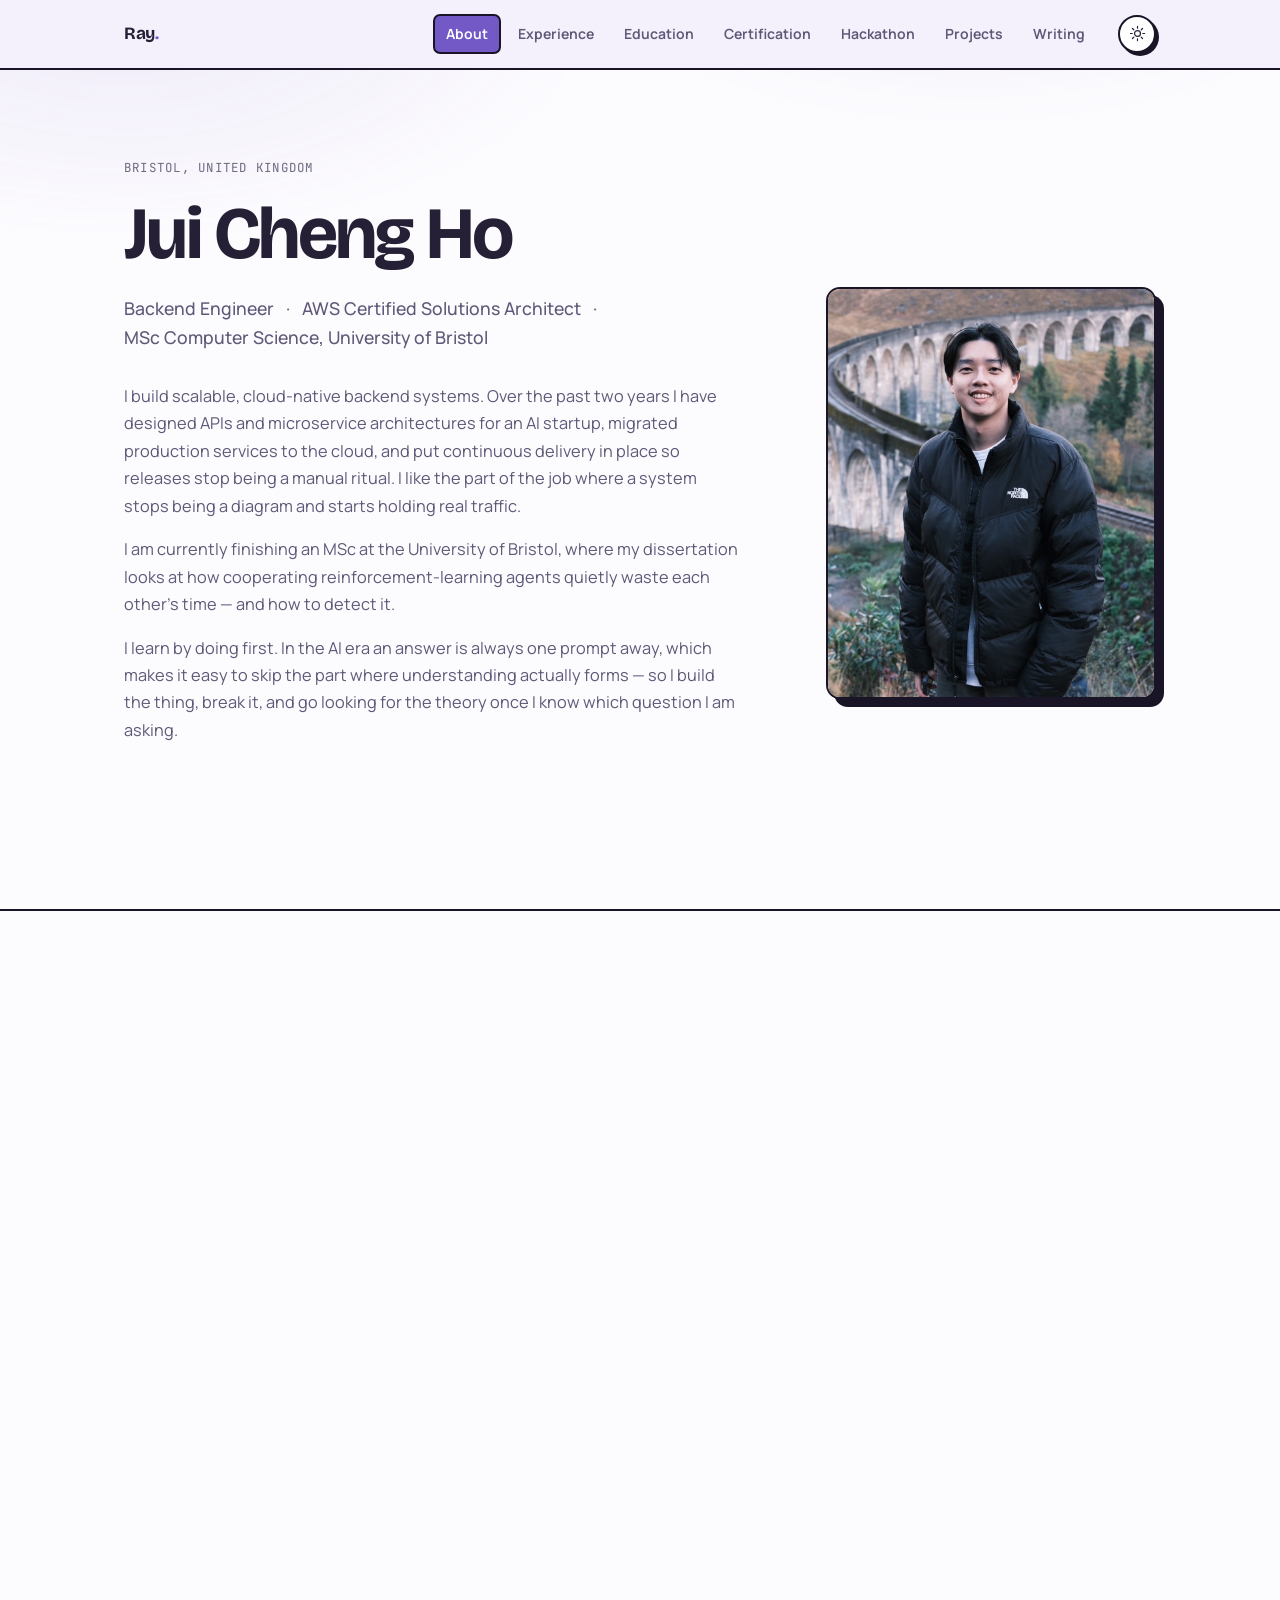
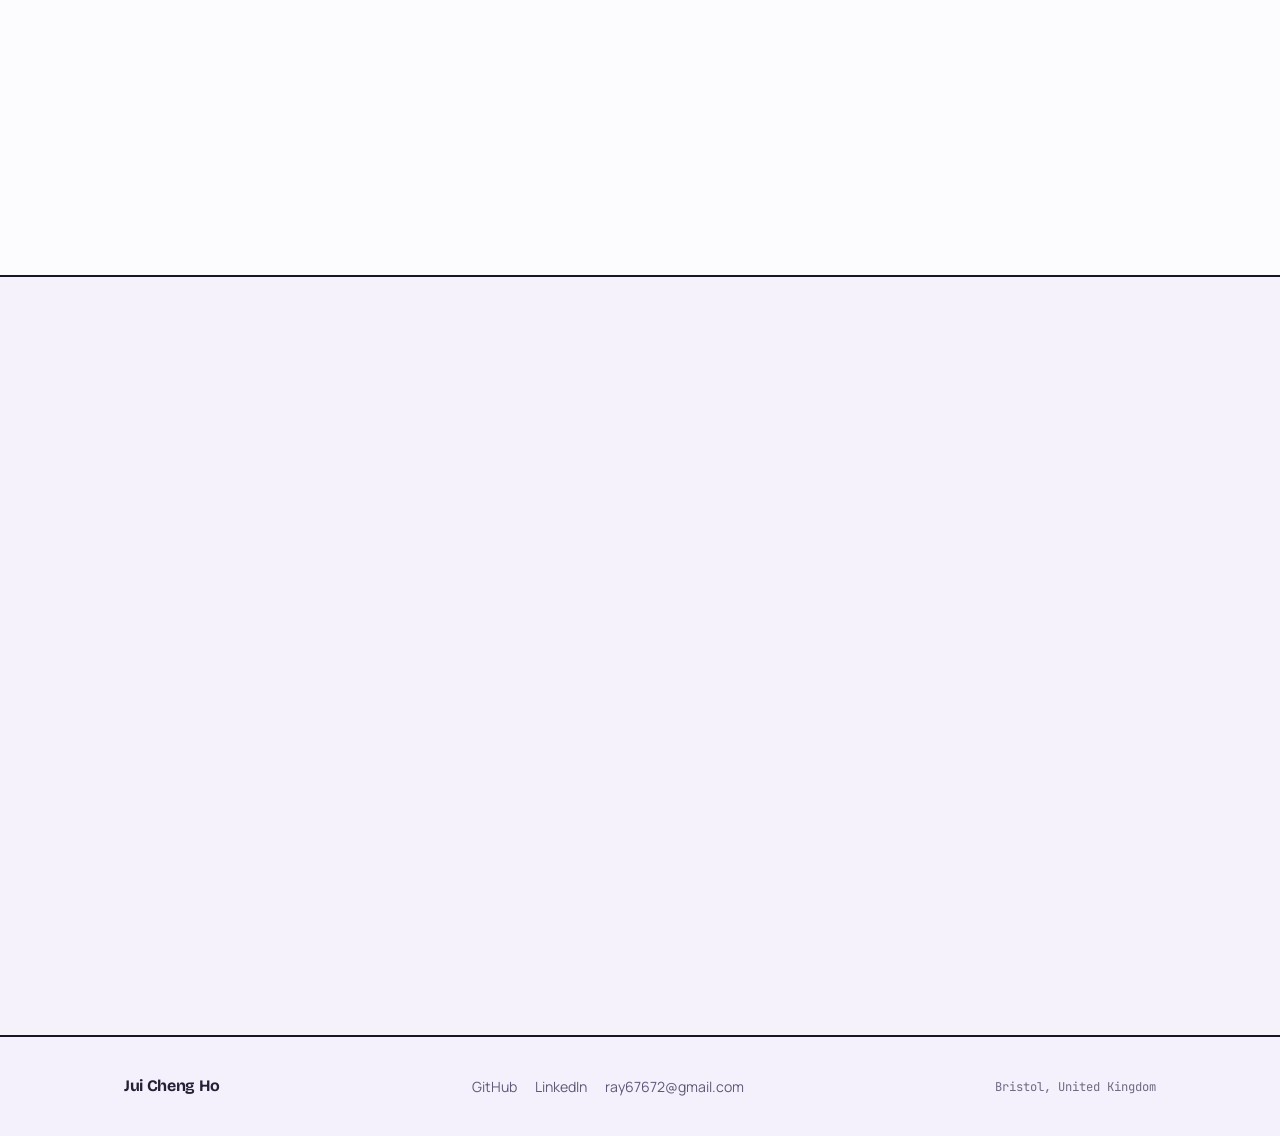
<file: index.html>
<!DOCTYPE html>
<html lang="en">
<head>
<meta charset="utf-8">
<meta name="viewport" content="width=device-width, initial-scale=1">
<title>Jui Cheng Ho — Backend Engineer</title>
<meta name="description" content="Backend engineer building scalable, cloud-native systems. AWS Certified Solutions Architect. MSc Computer Science, University of Bristol.">
<link rel="preconnect" href="https://fonts.googleapis.com">
<link rel="preconnect" href="https://fonts.gstatic.com" crossorigin>
<link href="https://fonts.googleapis.com/css2?family=Bricolage+Grotesque:opsz,wght@12..96,400..800&family=Manrope:wght@400;500;600;700&family=JetBrains+Mono:wght@400;500&display=swap" rel="stylesheet">
<link rel="stylesheet" href="styles.css">
<link rel="icon" href="data:image/svg+xml,<svg xmlns='http://www.w3.org/2000/svg' viewBox='0 0 100 100'><text y='.9em' font-size='90'>⚙️</text></svg>">
<script>
  /* Runs before first paint. Marks that JS is available — the scroll-reveal
     styles only hide content when it is, so the page still renders with JS
     off — and applies the stored theme so it doesn't flash the wrong one. */
  (function () {
    var r = document.documentElement;
    r.classList.add('js');
    try {
      var t = localStorage.getItem('jch-theme');
      if (t === 'dark' || t === 'light') r.setAttribute('data-theme', t);
    } catch (e) { /* private mode — fall through to the OS preference */ }
  })();
</script>
</head>
<body>

<a class="skip-link" href="#about">Skip to content</a>

<header class="nav" id="nav">
  <div class="nav__inner">
    <a class="nav__brand" href="#top">Ray<span>.</span></a>
    <nav class="nav__links" aria-label="Section navigation">
      <a href="#about">About</a>
      <a href="#experience">Experience</a>
      <a href="#education">Education</a>
      <a href="#certification">Certification</a>
      <a href="#hackathon">Hackathon</a>
      <a href="#projects">Projects</a>
      <a href="#writing">Writing</a>
    </nav>
    <button class="theme-toggle" id="themeToggle" type="button" aria-label="Toggle colour theme">
      <svg class="icon-sun" viewBox="0 0 24 24" aria-hidden="true"><circle cx="12" cy="12" r="4.2"/><path d="M12 2v2.6M12 19.4V22M2 12h2.6M19.4 12H22M4.9 4.9l1.9 1.9M17.2 17.2l1.9 1.9M19.1 4.9l-1.9 1.9M6.8 17.2l-1.9 1.9"/></svg>
      <svg class="icon-moon" viewBox="0 0 24 24" aria-hidden="true"><path d="M20 14.2A8.2 8.2 0 0 1 9.8 4a8.4 8.4 0 1 0 10.2 10.2z"/></svg>
    </button>
  </div>
</header>

<main id="top">

  <!-- ══════════════ 1. ABOUT ══════════════ -->
  <section class="hero" id="about">
    <div class="hero__glow" aria-hidden="true"></div>
    <div class="wrap hero__inner">
      <div class="hero__text">
        <p class="hero__eyebrow" data-lines>Bristol, United Kingdom</p>
        <h1 class="hero__name" data-lines>Jui Cheng&nbsp;Ho</h1>
        <p class="hero__role" data-lines>
          Backend Engineer
          <span class="sep">·</span> AWS Certified Solutions Architect
          <span class="sep">·</span> MSc Computer Science, University of Bristol
        </p>

        <p class="hero__bio" data-lines>
          I build scalable, cloud-native backend systems. Over the past two years I have designed APIs and
          microservice architectures for an AI startup, migrated production services to the cloud, and put
          continuous delivery in place so releases stop being a manual ritual. I like the part of the job where
          a system stops being a diagram and starts holding real traffic.
        </p>
        <p class="hero__bio" data-lines>
          I am currently finishing an MSc at the University of Bristol, where my dissertation looks at how
          cooperating reinforcement-learning agents quietly waste each other's time — and how to detect it.
        </p>
        <p class="hero__bio" data-lines>
          I learn by doing first. In the AI era an answer is always one prompt away, which makes it easy to
          skip the part where understanding actually forms — so I build the thing, break it, and go looking
          for the theory once I know which question I am asking.
        </p>

        <div class="hero__links reveal" data-reveal="up">
          <a class="chunk chunk--gh" href="https://github.com/Ray-red-byte" target="_blank" rel="noopener">
            <svg viewBox="0 0 24 24" aria-hidden="true" class="btn__icon"><path d="M12 .5a12 12 0 0 0-3.8 23.4c.6.1.8-.3.8-.6v-2.2c-3.3.7-4-1.6-4-1.6-.6-1.4-1.4-1.8-1.4-1.8-1.1-.8.1-.7.1-.7 1.2.1 1.8 1.2 1.8 1.2 1.1 1.8 2.8 1.3 3.5 1 .1-.8.4-1.3.8-1.6-2.7-.3-5.5-1.3-5.5-5.9 0-1.3.5-2.4 1.2-3.2-.1-.3-.5-1.5.1-3.2 0 0 1-.3 3.3 1.2a11.5 11.5 0 0 1 6 0c2.3-1.5 3.3-1.2 3.3-1.2.6 1.7.2 2.9.1 3.2.8.8 1.2 1.9 1.2 3.2 0 4.6-2.8 5.6-5.5 5.9.4.4.8 1.1.8 2.2v3.3c0 .3.2.7.8.6A12 12 0 0 0 12 .5z"/></svg>
            GitHub
          </a>
          <a class="chunk chunk--li" href="https://linkedin.com/in/jui-cheng-ho-152646208" target="_blank" rel="noopener">
            <svg viewBox="0 0 24 24" aria-hidden="true" class="btn__icon"><path d="M6.94 5.5a2.44 2.44 0 1 1-4.88 0 2.44 2.44 0 0 1 4.88 0zM2.4 21.5h4.3V8.9H2.4v12.6zm7.2-12.6h4.1v1.7h.1a4.5 4.5 0 0 1 4-2.2c4.3 0 5.1 2.8 5.1 6.5v6.6h-4.3v-5.8c0-1.4 0-3.2-2-3.2s-2.2 1.5-2.2 3.1v5.9H9.6V8.9z"/></svg>
            LinkedIn
          </a>
          <a class="chunk chunk--em" href="mailto:ray67672@gmail.com">
            <svg viewBox="0 0 24 24" aria-hidden="true" class="btn__icon"><path d="M3 5h18a1 1 0 0 1 1 1v12a1 1 0 0 1-1 1H3a1 1 0 0 1-1-1V6a1 1 0 0 1 1-1zm1 2.2V18h16V7.2l-8 5.3-8-5.3zM19.3 6H4.7l7.3 4.9L19.3 6z"/></svg>
            Email
          </a>
        </div>
      </div>

      <figure class="hero__portrait reveal" data-reveal="right">
        <img src="assets/portrait.jpg"
             alt="Jui Cheng Ho at the Glenfinnan Viaduct, Scotland."
             width="1000" height="1250">
      </figure>
    </div>
  </section>

  <!-- ══════════════ 2. EXPERIENCE ══════════════ -->
  <section class="section" id="experience">
    <div class="wrap">
      <header class="section__head reveal">
        <span class="section__num">01</span>
        <h2>Work Experience</h2>
        <p class="section__sub">Three roles, one direction — from training models, to moving the data, to building the systems underneath.</p>
      </header>

      <!-- The journey. Each step is one node on a dashed rail; the detail stays
           deliberately short so the shape of the progression is what reads. -->
      <ol class="journey">

        <li class="journey__step reveal" data-reveal="up" style="--i:0">
          <span class="journey__year">2022</span>
          <div class="journey__head" aria-hidden="true">
            <span class="journey__dot"><i>01</i></span>
            <span class="journey__rail"></span>
          </div>
          <div class="journey__card">
            <h3 class="journey__role">Machine Learning Intern</h3>
            <p class="journey__org">National Taiwan University <span>Civil Engineering</span></p>
            <p class="journey__what">
              Applied <strong>Active Learning with Mask R-CNN</strong> to rebar detection, raising average
              precision by letting the model choose which images were worth labelling next.
            </p>
          </div>
        </li>

        <li class="journey__step reveal" data-reveal="up" style="--i:1">
          <span class="journey__year">2024</span>
          <div class="journey__head" aria-hidden="true">
            <span class="journey__dot"><i>02</i></span>
            <span class="journey__rail"></span>
          </div>
          <div class="journey__card">
            <h3 class="journey__role">Data Engineer Trainee</h3>
            <p class="journey__org">AppWorks <span>Taipei</span></p>
            <p class="journey__what">
              Built <strong>ETL on Airflow</strong> and <strong>Kafka</strong> streaming pipelines, and designed
              the APIs and KDTree matching behind <a href="#p-rentright">Rent Right</a> with a cross-domain
              Scrum team.
            </p>
          </div>
        </li>

        <li class="journey__step reveal" data-reveal="up" style="--i:2">
          <span class="journey__year">2024 – 2025</span>
          <div class="journey__head" aria-hidden="true">
            <span class="journey__dot"><i>03</i></span>
          </div>
          <div class="journey__card">
            <h3 class="journey__role">Backend Engineer</h3>
            <p class="journey__org">Neurowatt <span>AI Startup</span></p>
            <p class="journey__what">
              Architected a <strong>FastAPI microservice system on GKE</strong>, cut request latency
              <strong>50%</strong> by migrating off on-premise infrastructure to GCP, and replaced manual
              releases with <strong>CI/CD</strong>.
            </p>
          </div>
        </li>

      </ol>

    </div>
  </section>

  <!-- ══════════════ 3. EDUCATION ══════════════ -->
  <section class="section section--alt" id="education">
    <div class="wrap">
      <header class="section__head reveal">
        <span class="section__num">02</span>
        <h2>Education</h2>
        <p class="section__sub">From civil engineering to computer science.</p>
      </header>

      <!-- Same journey component as Work Experience, read chronologically:
           the maths degree first, then the conversion to computer science. -->
      <ol class="journey">

        <li class="journey__step reveal" data-reveal="up" style="--i:0">
          <span class="journey__year">2019 – 2023</span>
          <div class="journey__head" aria-hidden="true">
            <span class="journey__dot"><i>01</i></span>
            <span class="journey__rail"></span>
          </div>
          <div class="journey__card">
            <h3 class="journey__role">Chiao Tung University</h3>
            <p class="journey__org">BSc Civil Engineering <span>Taipei, Taiwan</span></p>
            <p class="journey__what">
              Where the maths came from — grade <strong>A</strong> in Calculus and Engineering Mathematics,
              and consistently <strong>A / A−</strong> across the computer-science track that pulled me
              toward software.
            </p>
          </div>
        </li>

        <li class="journey__step reveal" data-reveal="up" style="--i:1">
          <span class="journey__year">2025 – 2026</span>
          <div class="journey__head" aria-hidden="true">
            <span class="journey__dot"><i>02</i></span>
          </div>
          <div class="journey__card">
            <h3 class="journey__role">University of Bristol</h3>
            <p class="journey__org">MSc Computer Science <span>Bristol, UK</span></p>
            <p class="journey__what">
              Systems and low-level work — <strong>C</strong>, computer architecture, and
              <a href="#p-stag">STAG</a>, a Java engine built on OOP design patterns and SOLID. Finished with
              a dissertation on <a href="#p-marl">detecting team inefficiency in multi-agent RL</a>.
            </p>
          </div>
        </li>

      </ol>
    </div>
  </section>

  <!-- ══════════════ 4. CERTIFICATION ══════════════ -->
  <section class="section" id="certification">
    <div class="wrap">
      <header class="section__head reveal">
        <span class="section__num">03</span>
        <h2>Certification</h2>
        <p class="section__sub">Cloud architecture, validated.</p>
      </header>

      <div class="cert reveal" data-reveal="scale">
        <div class="cert__badge">
          <img src="assets/aws-saa-badge.png" alt="AWS Certified Solutions Architect – Associate badge." width="600" height="600" loading="lazy">
        </div>
        <div class="cert__body">
          <h3>AWS Certified Solutions Architect – Associate</h3>
          <p class="cert__issuer">Amazon Web Services <span class="sep">·</span> SAA-C03</p>
          <p class="cert__desc">
            Covers designing resilient, high-performing, secure and cost-optimised architectures on AWS —
            compute, storage, networking, identity and the trade-offs between them. Applied day to day across
            Lambda, S3, EC2 and CloudWatch in the <a href="#p-rentright">Rent Right</a> platform.
          </p>
          <p class="cert__id">
            <span class="cert__id-label">Credential ID</span>
            <code>b94c9eaf-d905-4400-811e-ae3bf63c342f</code>
          </p>
        </div>
      </div>
    </div>
  </section>

  <!-- ══════════════ 5. HACKATHON ══════════════ -->
  <section class="section section--alt" id="hackathon">
    <div class="wrap">
      <header class="section__head reveal">
        <span class="section__num">04</span>
        <h2>Hackathon</h2>
      </header>

      <div class="hack reveal" data-reveal="left">
        <div class="hack__main">
          <div class="award">
            <svg class="award__icon" viewBox="0 0 24 24" aria-hidden="true"><circle cx="12" cy="9" r="6"/><path d="M8.5 14.2L7 22.5l5-2.6 5 2.6-1.5-8.3"/></svg>
            <div>
              <p class="award__label">AI Special Award</p>
              <p class="award__event">UKFinnovator Innovation Competition 2026</p>
            </div>
          </div>
          <p class="hack__where">
            Imperial College London <span class="sep">·</span> 13–14 June 2026
            <span class="sep">·</span> hosted by UKFin+
          </p>

          <h3 class="hack__project">Sentinel — FCA Supervision Intelligence</h3>

          <p class="hack__desc">
            An early-warning system for financial regulators. Sentinel mines the CFPB Consumer Complaint
            Database for AI- and automation-driven consumer harm, discovers the recurring patterns hiding in
            it, and ranks them so a supervisor can see <em>what to act on first</em> — balancing consumer
            protection against financial innovation.
          </p>
          <p class="hack__desc">
            I designed the backend behind the risk assistant. The core of it is a hybrid pipeline: a cheap
            deterministic model does the wide first pass, and the language model only adjudicates the
            ambiguous cases. That ordering is the whole point — it bounds hallucination risk to the small
            slice where judgement is genuinely needed, and keeps inference cost predictable instead of
            scaling with the size of the corpus. On top of that I built a human-in-the-loop mechanism that
            routes CRITICAL-severity complaints to a human regulator rather than letting the model close them.
          </p>
          <p class="hack__desc">
            For pattern discovery I chose unsupervised clustering over supervised classification. There is no
            ground truth for <em>which harm pattern is this</em>, and the goal was to surface patterns nobody
            had named yet — not to sort complaints into categories we had assumed in advance. Cluster count
            is chosen by silhouette score, and each pattern is ranked by a transparent weighted priority score
            over frequency, severity, growth and regulatory relevance.
          </p>

          <div class="hack__links">
            <a class="btn btn--primary" href="https://ukfin-london.vercel.app/" target="_blank" rel="noopener">Live dashboard ↗</a>
            <a class="btn" href="https://github.com/sandyleedev/ukfin-london" target="_blank" rel="noopener">Source ↗</a>
          </div>
        </div>

        <aside class="hack__media reveal" data-reveal="right" style="--i:1">
          <figure class="shot shot--cert">
            <img src="assets/ukfin-certificate.png" alt="Certificate of Achievement presented to Jui Cheng Ho for the Imperial College London UKFinnovator Innovation Competition, June 2026." loading="lazy" width="2000" height="1414">
          </figure>
          <figure class="shot shot--team">
            <img src="assets/ukfin-team.jpg" alt="The team at the UKFinnovator competition in London." loading="lazy" width="900" height="1200">
            <figcaption>The team in London, June 2026.</figcaption>
          </figure>
        </aside>
      </div>
    </div>
  </section>

  <!-- ══════════════ 6. PROJECTS ══════════════ -->
  <section class="section" id="projects">
    <div class="wrap">
      <header class="section__head reveal">
        <span class="section__num">05</span>
        <h2>Projects</h2>
        <p class="section__sub">Systems I designed end to end — from cloud infrastructure to a game engine.</p>
      </header>

      <div class="projects">

        <!-- Rent Right -->
        <article class="proj reveal" data-reveal="left" style="--i:0" id="p-rentright">
          <div class="proj__head">
            <div>
              <h3 class="proj__title">Rent Right</h3>
              <p class="proj__kicker">Full-stack rental matching platform <span class="sep">·</span> AppWorks capstone</p>
            </div>
            <div class="proj__links">
              <a href="https://github.com/Ray-red-byte/Rent_RIght" target="_blank" rel="noopener" aria-label="Rent Right on GitHub">GitHub ↗</a>
            </div>
          </div>
          <p class="proj__desc">
            A rental platform that matches people to flats <em>and</em> to flatmates. Users get real-time
            notifications when a listing fits their criteria, and a compatibility score against potential
            roommates — built on a crawl-and-vectorise data pipeline running on AWS.
          </p>
          <ul class="proj__points">
            <li><strong>Roommate matching</strong> — a KDTree nearest-neighbour search over one-hot encoded
                lifestyle vectors (sleep schedule, cleanliness, noise tolerance) instead of a brute-force
                pairwise comparison.</li>
            <li><strong>Data pipeline</strong> — Selenium crawlers running on AWS Lambda extract listings,
                vectorise them, and load into MongoDB Atlas, with assets held in S3.</li>
            <li><strong>Infrastructure</strong> — three EC2 instances (Flask app, Redis, Celery) behind NGINX
                for availability, deployed through GitHub Actions.</li>
            <li><strong>Notifications</strong> — Celery background workers push personalised listings via the
                Line Notify API, so the request path never blocks on delivery.</li>
            <li><strong>Real-time chat</strong> — Socket.IO for instant messaging between matched roommates.</li>
            <li><strong>Observability</strong> — CloudWatch tracks EC2 metrics, Lambda invocations and login
                attempts, with automated email alerts.</li>
          </ul>
        </article>

        <!-- Chat AI Backend -->
        <article class="proj reveal" data-reveal="right" style="--i:1" id="p-chatai">
          <div class="proj__head">
            <div>
              <h3 class="proj__title">Chat AI Backend</h3>
              <p class="proj__kicker">Real-time chat backend in Go</p>
            </div>
            <div class="proj__links">
              <a href="https://github.com/Ray-red-byte/Chat-AI-Backend" target="_blank" rel="noopener" aria-label="Chat AI Backend on GitHub">GitHub ↗</a>
            </div>
          </div>
          <p class="proj__desc">
            Less a chat app than an excuse to build a production-shaped Go service. The interesting work is
            underneath the feature list: a caching layer that keeps the database off the hot path, a shutdown
            sequence that does not drop in-flight messages, and an asynchronous log pipeline that survives a
            slow consumer.
          </p>
          <ul class="proj__points">
            <li><strong>Redis as a read layer</strong> in front of MongoDB — recent messages and sessions are
                served from cache, so database round-trips stay off the request path.</li>
            <li><strong>Graceful shutdown</strong> — in-flight messages are drained and persisted before the
                process exits, so a rolling deploy doesn't cost you a conversation.</li>
            <li><strong>Structured logging over Kafka</strong> — an asynchronous producer publishes JSON logs
                (level, timestamp, caller file and line) to a <code>chatai-logs</code> topic, with a dedicated
                goroutine draining the delivery-report channel so logging never blocks a handler.</li>
            <li><strong>OAuth 2.0</strong> session management, served by Gin with Redis-backed auth middleware.</li>
            <li><strong>WebSocket</strong> transport for real-time message delivery, alongside a conversation
                CRUD API documented with Swagger.</li>
            <li><strong>Deployment</strong> — containerised with Docker Compose for local development, and
                shipped to GKE via Cloud Build.</li>
          </ul>
        </article>

        <!-- MARL dissertation -->
        <article class="proj reveal" data-reveal="left" style="--i:2" id="p-marl">
          <div class="proj__head">
            <div>
              <h3 class="proj__title">Detecting Team Inefficiency in Hierarchical Multi-Agent RL</h3>
              <p class="proj__kicker">MSc dissertation <span class="sep">·</span> University of Bristol</p>
            </div>
            <div class="proj__links">
              <a href="https://github.com/Ray-red-byte/MARL" target="_blank" rel="noopener" aria-label="MARL repository on GitHub">GitHub ↗</a>
              <span class="proj__status">code being prepared</span>
            </div>
          </div>
          <p class="proj__desc">
            When two reinforcement-learning agents cooperate, they can both look busy and still be wasting
            the team's time — one agent blocked in a corridor, the other assigned a subtask it cannot finish.
            This project defines that waste precisely enough to measure it, then penalises it during training.
          </p>
          <ul class="proj__points">
            <li>Studies team-level inefficiency and high-level subtask allocation in <strong>hierarchical
                reinforcement learning</strong>, using Overcooked-AI as the cooperative multi-agent
                environment.</li>
            <li>Separates <strong>frozen low-level subtask execution</strong> from a <strong>learned
                high-level allocation policy</strong>, so a failure can be attributed to the allocation rather
                than to execution — measured against a flat PPO baseline that maps observations straight to
                primitive actions.</li>
            <li>Proposes a <strong>persistent-chain gap penalty</strong>: the high-level policy is penalised
                only when the same subtask is assigned consecutively, remains incomplete across multiple
                segments, <em>and</em> its execution gap exceeds a solo reference — three conditions, so
                ordinary slow progress isn't punished.</li>
            <li>Calibrates persistence length and gap threshold using the <strong>future same-chain recovery
                rate</strong>, rather than hand-tuning them.</li>
            <li>Defines a <strong>gap-analysis measurement</strong> for multi-agent systems, and evaluates
                across bottleneck and isolated layouts on soup performance, segment-level gap and persistent
                failure patterns.</li>
          </ul>
          <p class="proj__note">Research question: <em>does the selected joint high-level allocation create
            avoidable interaction loss, or fail to address an unambiguous team bottleneck?</em></p>
        </article>

        <!-- STAG -->
        <article class="proj reveal" data-reveal="right" style="--i:3" id="p-stag">
          <div class="proj__head">
            <div>
              <h3 class="proj__title">STAG</h3>
              <p class="proj__kicker">Configurable multiplayer text-adventure engine <span class="sep">·</span> Java</p>
            </div>
            <div class="proj__links">
              <a href="https://github.com/Ray-red-byte/stag-game" target="_blank" rel="noopener" aria-label="STAG on GitHub">GitHub ↗</a>
            </div>
          </div>
          <p class="proj__desc">
            A TCP client/server game engine that loads its entire world from data — locations and entities
            from Graphviz DOT files, actions from XML. New adventures can be authored without touching a
            line of engine code.
          </p>
          <ul class="proj__points">
            <li><strong>Three-stage command pipeline</strong> — <code>CmdLexer</code> identifies recognised
                verbs and entities, <code>CmdParser</code> validates and resolves ambiguity, then a built-in
                or dynamic handler applies the state transition.</li>
            <li><strong>Data-driven worlds</strong> — DOT for the map graph, XML for actions that consume
                and produce entities or unlock new routes.</li>
            <li><strong>Shared multiplayer state</strong> — one authoritative <code>GameState</code> with
                independent per-player location, inventory and health.</li>
            <li><strong>Robust parsing</strong> — case-insensitive input with punctuation and decorative
                words, plus explicit validation for ambiguous, incomplete and composite commands.</li>
            <li>Built in <strong>Java 17</strong> with OOP design patterns and SOLID principles; covered by
                unit and integration tests in JUnit 5.</li>
          </ul>
          <figure class="proj__figure">
            <img src="assets/stag-world-map.png" alt="Graph of the extended STAG game world: locations such as cellar, cabin, forest, clearing and riverbank, each holding entities like the elf, trapdoor, coin, axe, potion, key and horn, with arrows showing the paths between them." loading="lazy" width="1000" height="241">
            <figcaption>The extended world — locations, their entities and the paths between them, generated straight from the DOT definition the engine reads at startup.</figcaption>
          </figure>
        </article>

      </div>
    </div>
  </section>

  <!-- ══════════════ 7. WRITING ══════════════ -->
  <section class="section section--alt" id="writing">
    <div class="wrap">
      <header class="section__head reveal">
        <span class="section__num">06</span>
        <h2>Writing</h2>
        <p class="section__sub">Explaining something is how I find out whether I actually understood it.</p>
      </header>

      <div class="writing reveal" data-reveal="scale">
        <svg class="writing__icon" viewBox="0 0 24 24" aria-hidden="true"><path d="M4 4h11l5 5v11a0 0 0 0 1 0 0H4z"/><path d="M15 4v5h5"/><path d="M8 13h8M8 17h5"/></svg>
        <div class="writing__body">
          <h3>Technical articles on Medium</h3>
          <p>
            I like sharing what I learn. Once I have worked something out — a caching layer, a deployment
            that kept failing, a paper I had to read three times — I write it up, because putting it in
            plain words is where you discover whether you understood the thing or merely got it working.
          </p>
          <p>
            So most of what I publish is the write-up I wish had existed when I started: the architecture
            decision, the trade-off behind it, and the failure mode that only turns up in production. If it
            saves someone else an afternoon, that is the whole point.
          </p>
          <!-- TODO: replace with the real Medium profile URL -->
          <p class="writing__todo" data-placeholder>
            <strong>Link pending.</strong> Swap the <code>href</code> on the button below for your Medium
            profile URL, and delete this paragraph.
          </p>
          <a class="btn btn--primary" href="https://medium.com/" target="_blank" rel="noopener">Read on Medium ↗</a>
        </div>
      </div>
    </div>
  </section>

</main>

<footer class="footer">
  <div class="wrap footer__inner">
    <p class="footer__name">Jui Cheng Ho</p>
    <nav class="footer__links" aria-label="Contact links">
      <a href="https://github.com/Ray-red-byte" target="_blank" rel="noopener">GitHub</a>
      <a href="https://linkedin.com/in/jui-cheng-ho-152646208" target="_blank" rel="noopener">LinkedIn</a>
      <a href="mailto:ray67672@gmail.com">ray67672@gmail.com</a>
    </nav>
    <p class="footer__note">Bristol, United Kingdom</p>
  </div>
</footer>

<script src="main.js"></script>
</body>
</html>
</file>
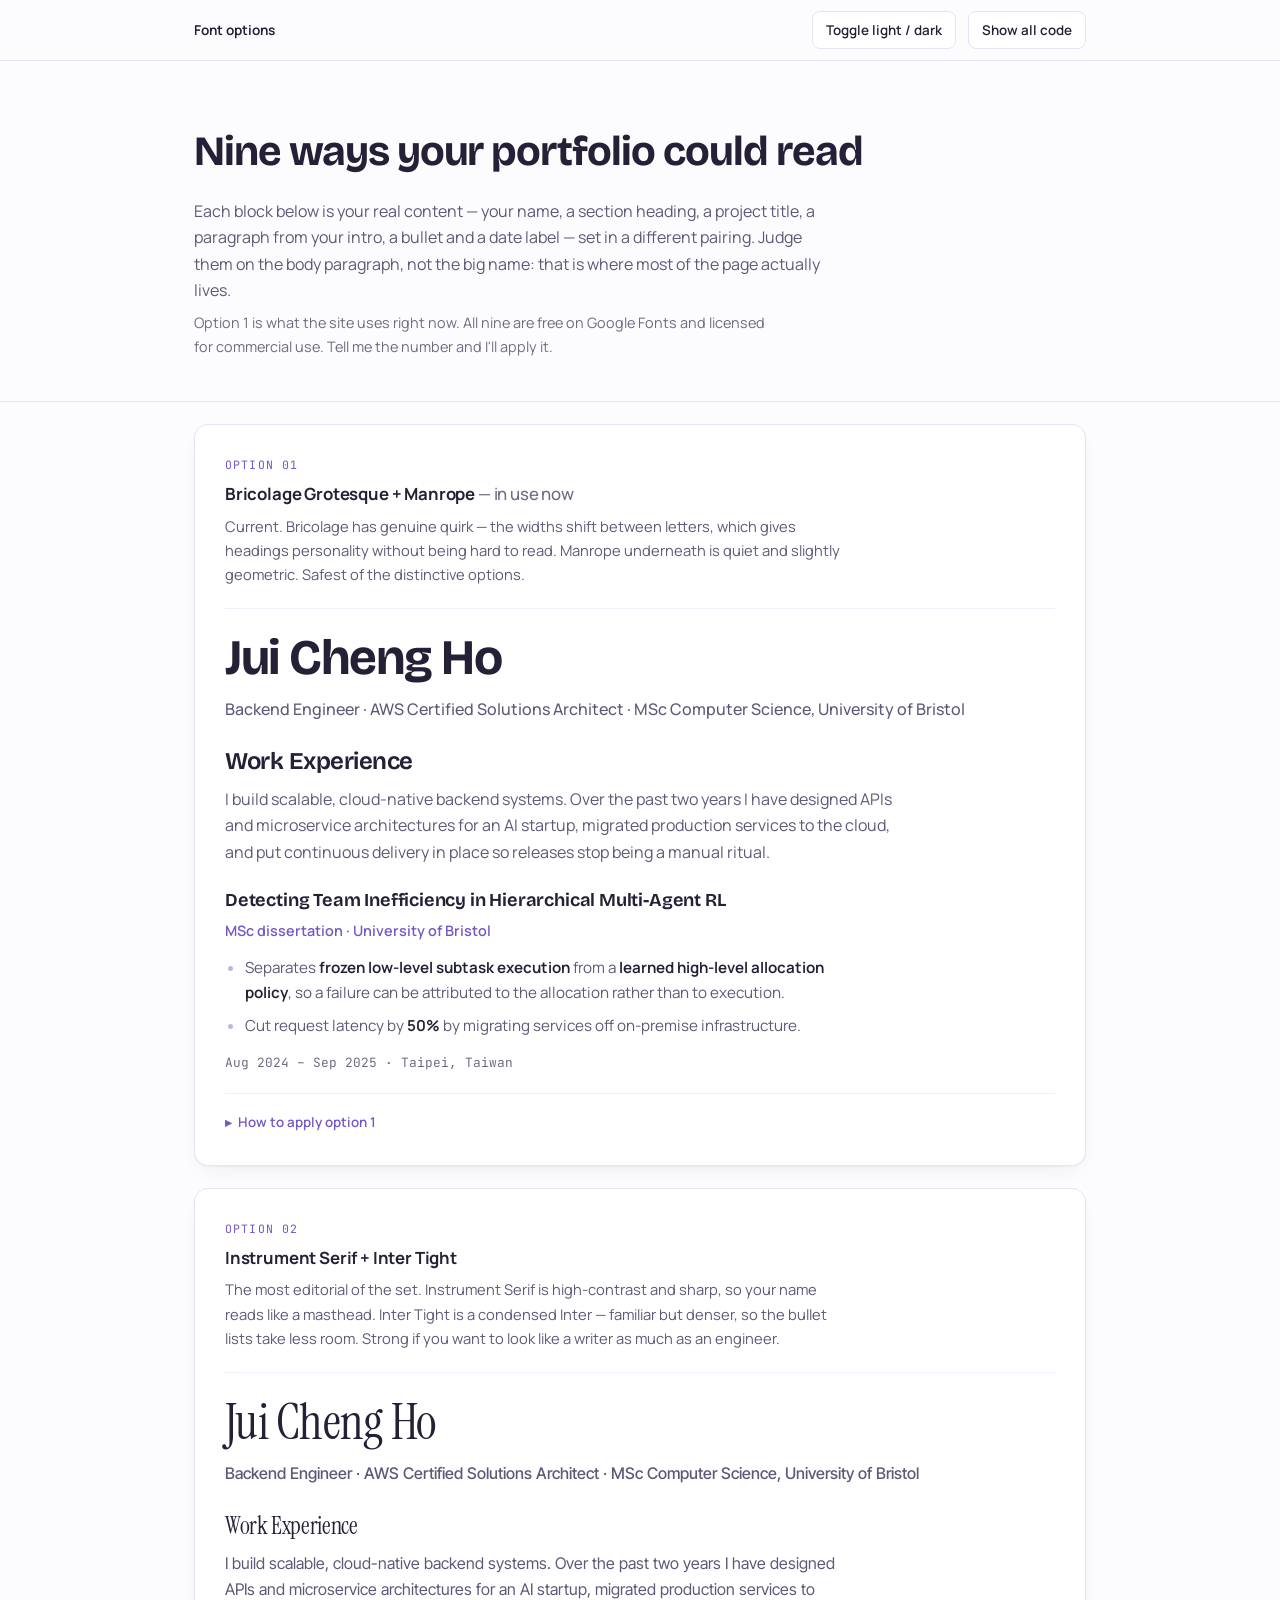
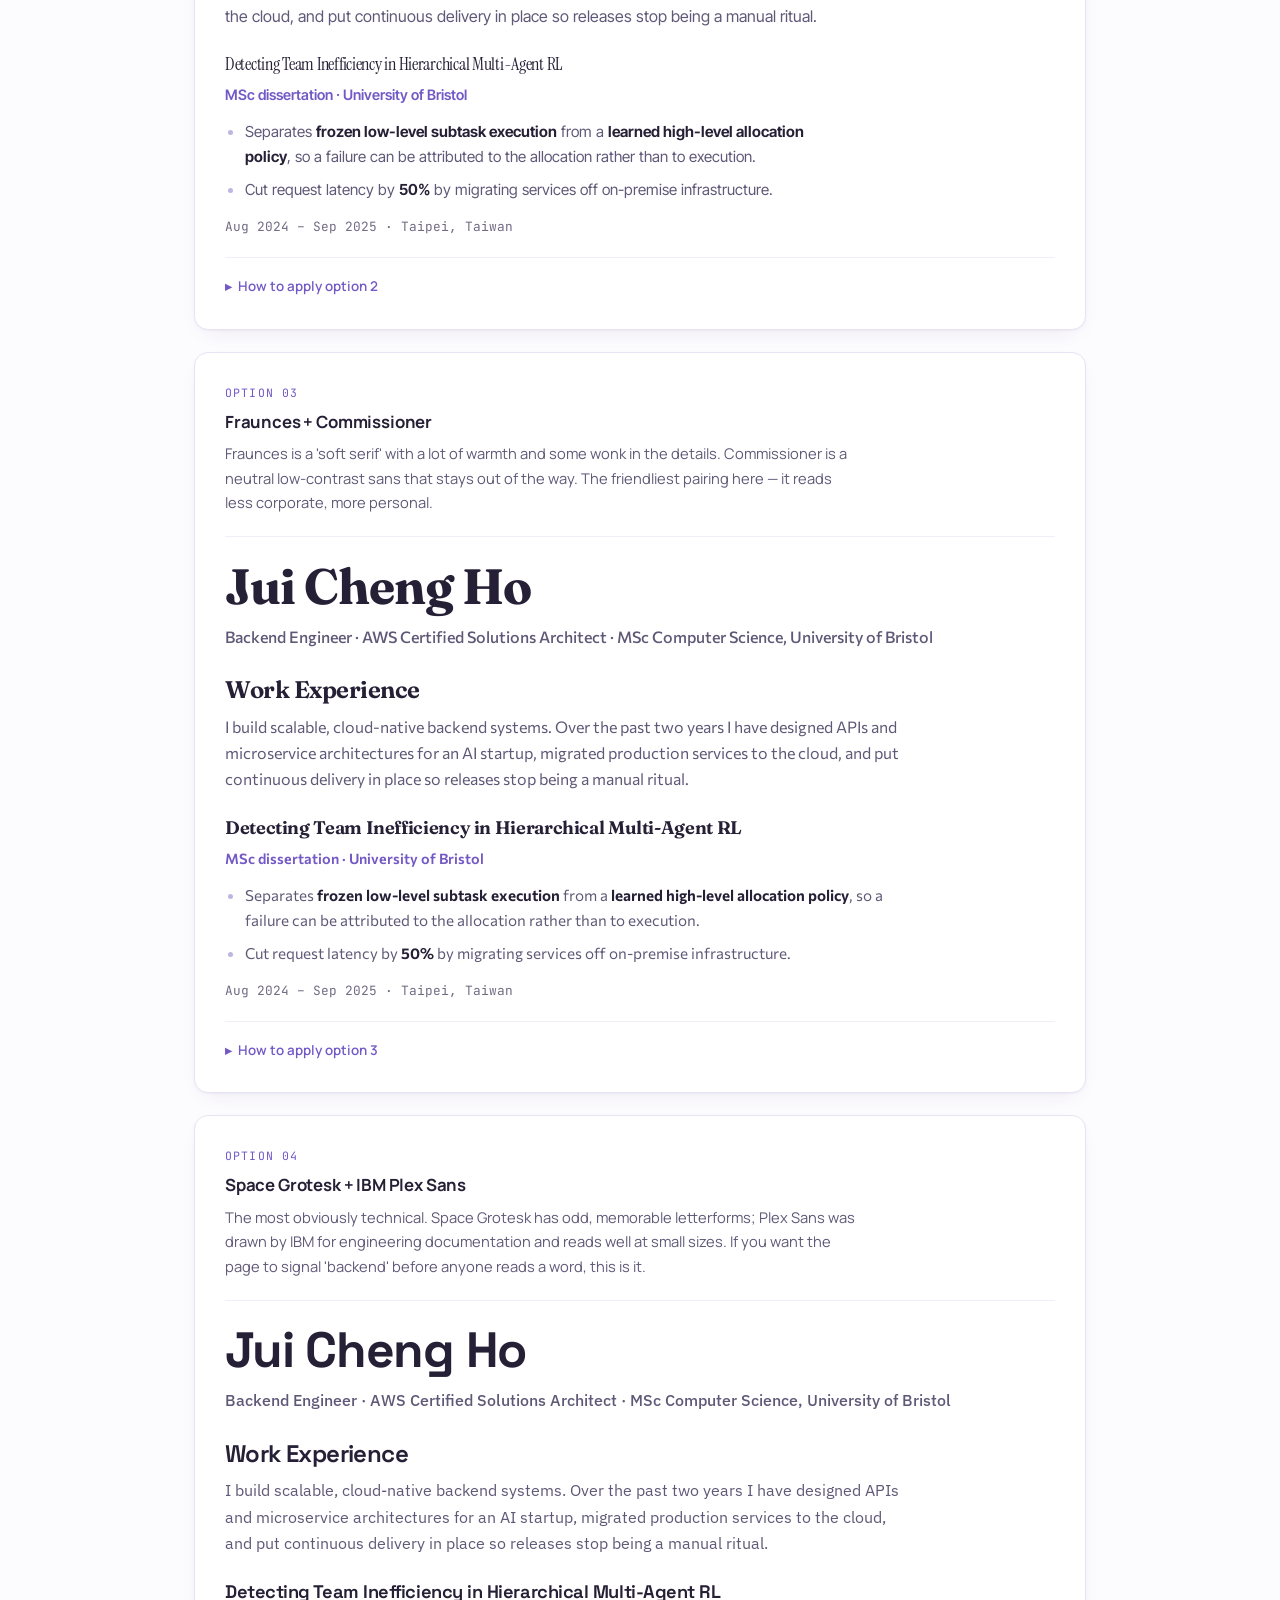
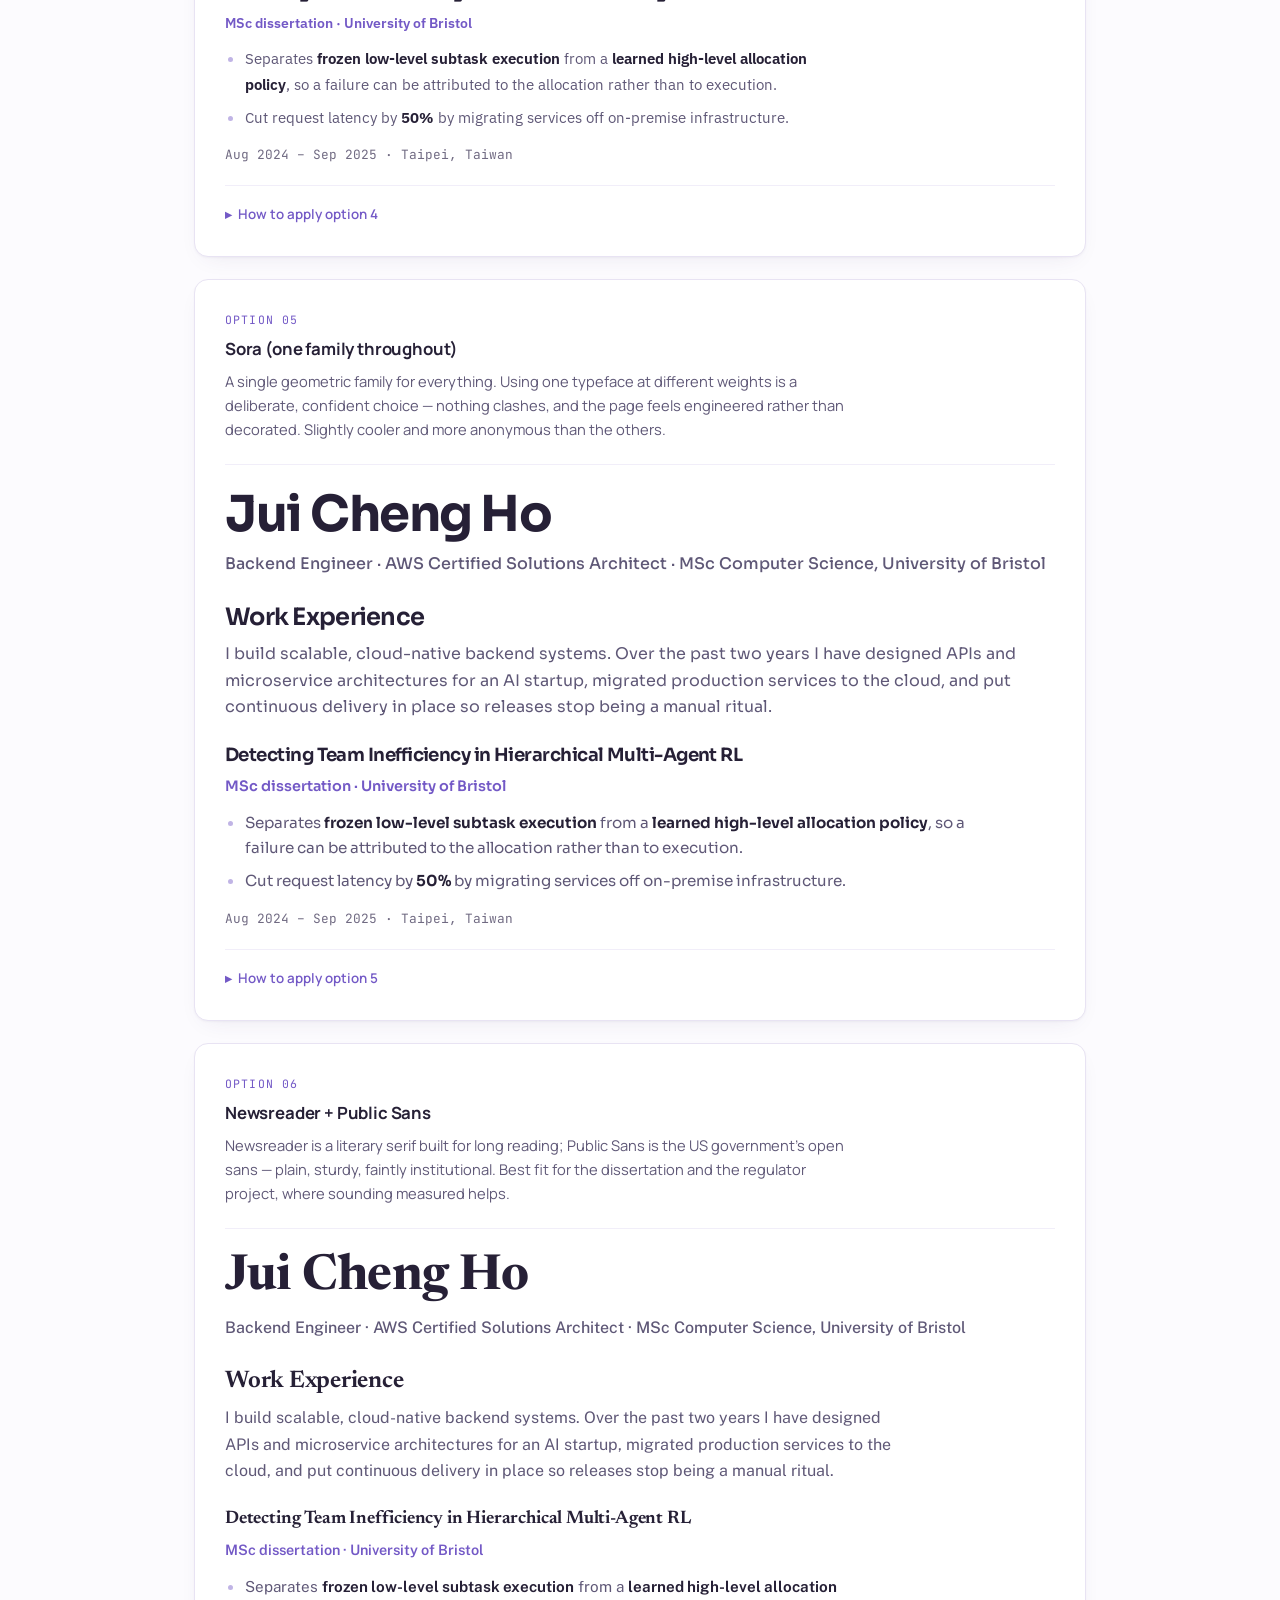
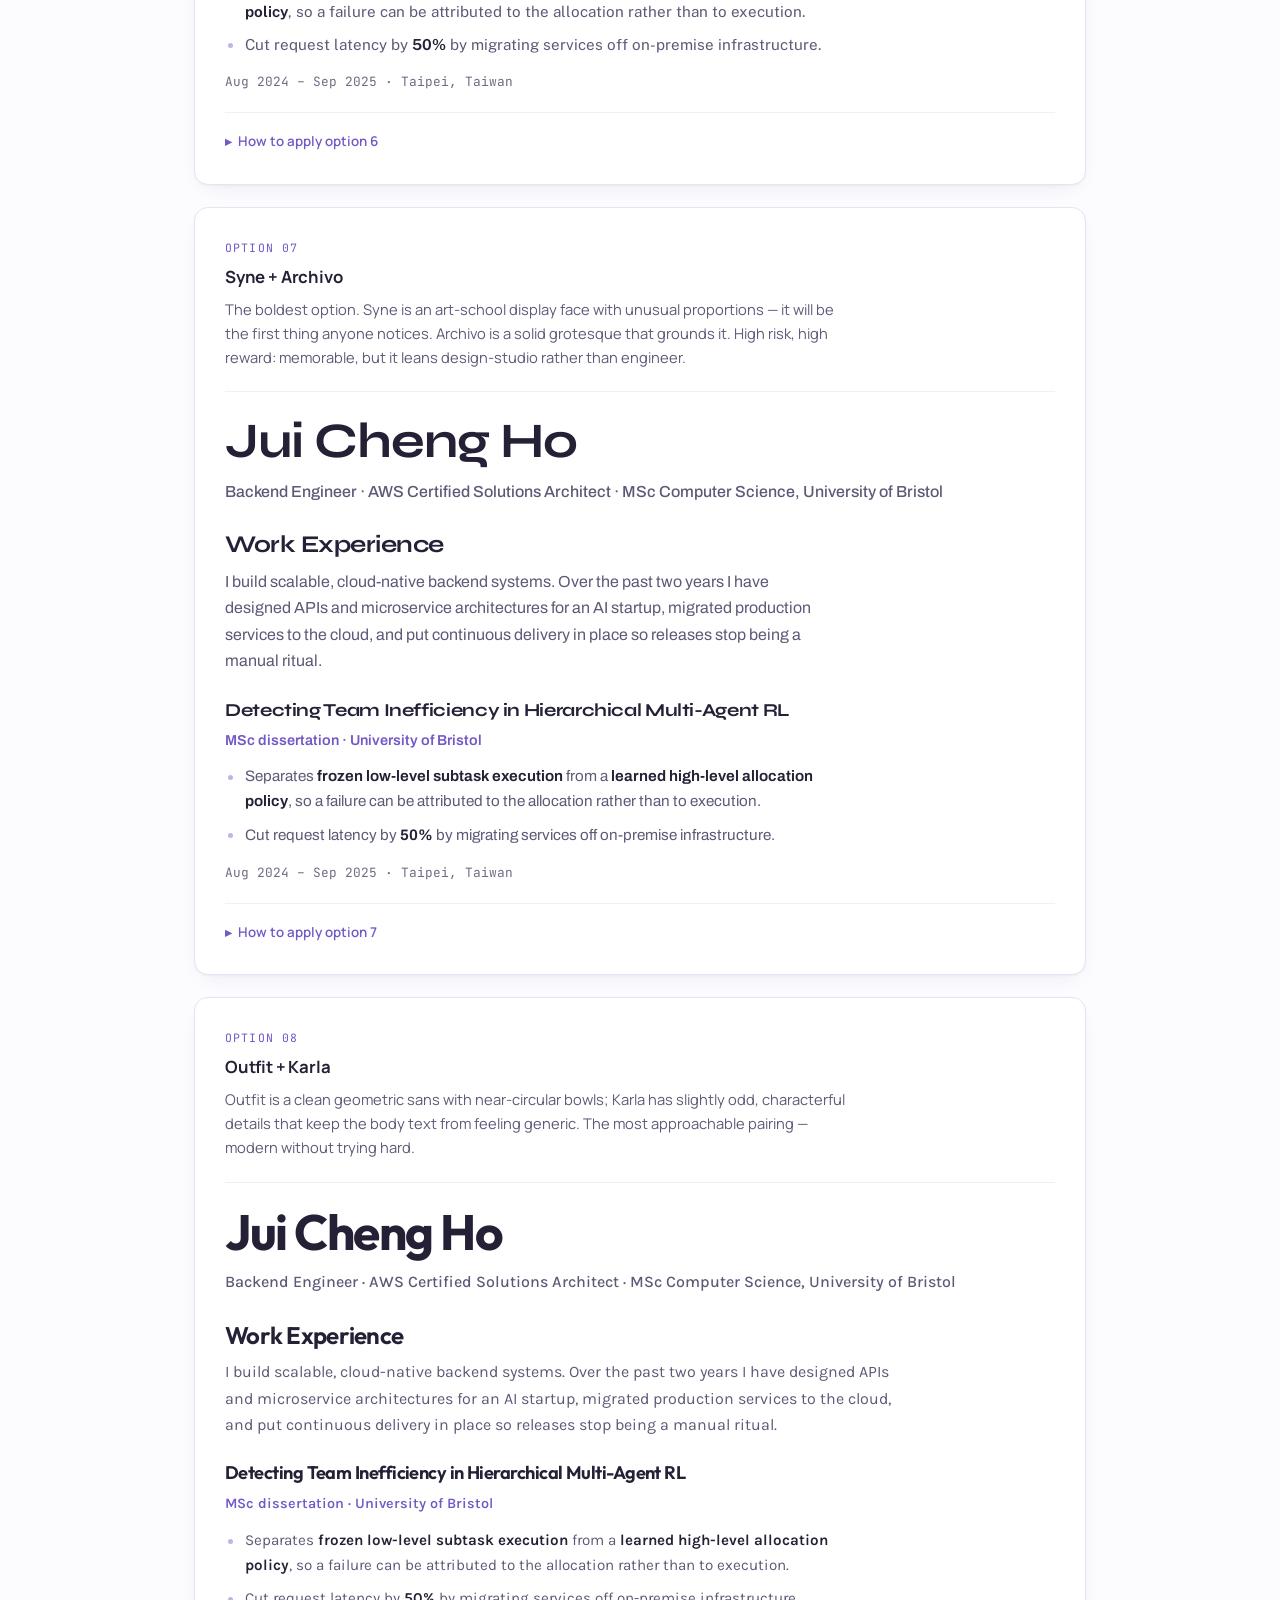
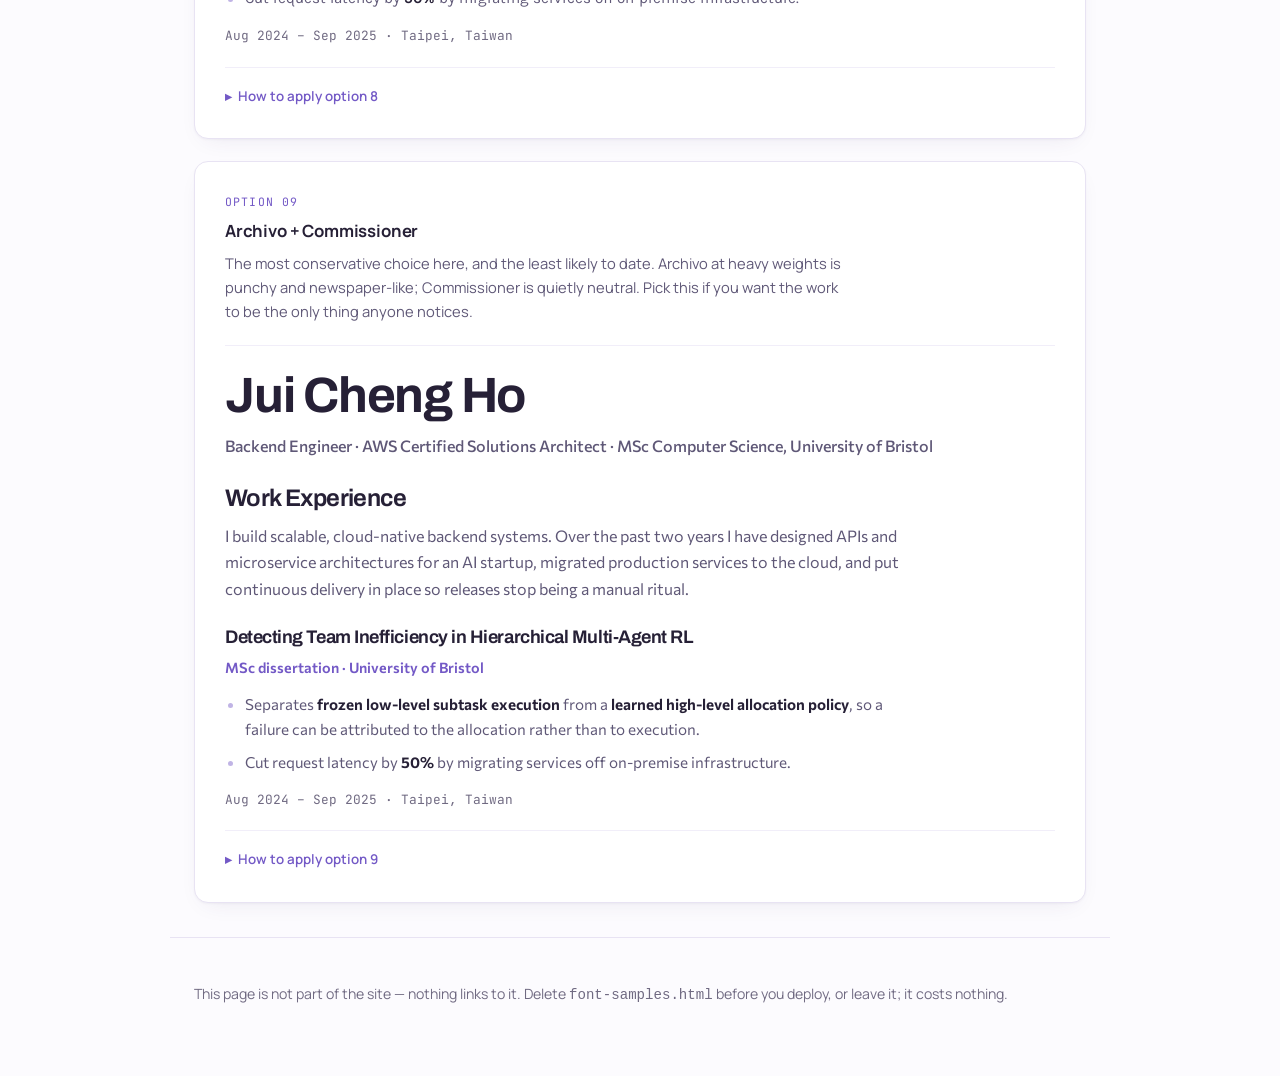
<file: font-samples.html>
<!DOCTYPE html>
<html lang="en">
<head>
<meta charset="utf-8">
<meta name="viewport" content="width=device-width, initial-scale=1">
<title>Font options — portfolio</title>
<meta name="description" content="Nine typeface pairings rendered with the real portfolio content, so the choice can be made on how it actually reads.">
<link rel="preconnect" href="https://fonts.googleapis.com">
<link rel="preconnect" href="https://fonts.gstatic.com" crossorigin>
<link href="https://fonts.googleapis.com/css2?family=Archivo:wght@400..700&family=Bricolage+Grotesque:opsz,wght@12..96,400..800&family=Commissioner:wght@400..700&family=Fraunces:opsz,wght@9..144,400..700&family=IBM+Plex+Sans:wght@400;500;600;700&family=Instrument+Serif&family=Inter+Tight:wght@400..700&family=JetBrains+Mono:wght@400;500&family=Karla:wght@400..700&family=Manrope:wght@400..700&family=Newsreader:opsz,wght@6..72,400..700&family=Outfit:wght@400..700&family=Public+Sans:wght@400..700&family=Sora:wght@400..700&family=Space+Grotesk:wght@400..700&family=Syne:wght@400..800&display=swap" rel="stylesheet">
<link rel="icon" href="data:image/svg+xml,<svg xmlns='http://www.w3.org/2000/svg' viewBox='0 0 100 100'><text y='.9em' font-size='90'>🔤</text></svg>">
<script>
  (function () {
    var r = document.documentElement;
    try {
      var t = localStorage.getItem('jch-theme');
      if (t === 'dark' || t === 'light') r.setAttribute('data-theme', t);
    } catch (e) {}
  })();
</script>
<style>
  /* Same palette as the portfolio, so the type is judged in its real context. */
  :root {
    --bg:#fcfbfe; --bg-alt:#f5f2fb; --surface:#ffffff;
    --border:#e8e3f3; --border-soft:#f1eef9;
    --text:#262036; --text-muted:#5f5877; --text-faint:#706a82;
    --accent:#7359c6; --accent-soft:#f4f1fc; --accent-deep:#5c45a8;
    --mono:'JetBrains Mono', ui-monospace, Menlo, monospace;
    --radius:14px;
    --shadow:0 1px 2px rgba(60,46,100,.04), 0 8px 24px -12px rgba(60,46,100,.13);
  }
  @media (prefers-color-scheme: dark) {
    :root:not([data-theme="light"]) {
      --bg:#171425; --bg-alt:#1d1930; --surface:#211c36;
      --border:#352e52; --border-soft:#2a2447;
      --text:#ebe8f5; --text-muted:#aea7c6; --text-faint:#837c9c;
      --accent:#b7a3f0; --accent-soft:#272040; --accent-deep:#cebbff;
      --shadow:0 1px 2px rgba(0,0,0,.3), 0 8px 24px -12px rgba(0,0,0,.58);
    }
  }
  :root[data-theme="dark"] {
    --bg:#171425; --bg-alt:#1d1930; --surface:#211c36;
    --border:#352e52; --border-soft:#2a2447;
    --text:#ebe8f5; --text-muted:#aea7c6; --text-faint:#837c9c;
    --accent:#b7a3f0; --accent-soft:#272040; --accent-deep:#cebbff;
    --shadow:0 1px 2px rgba(0,0,0,.3), 0 8px 24px -12px rgba(0,0,0,.58);
  }

  *,*::before,*::after { box-sizing:border-box; }
  body {
    margin:0; background:var(--bg); color:var(--text);
    font-family:'Manrope', -apple-system, BlinkMacSystemFont, 'Segoe UI', sans-serif;
    line-height:1.65; -webkit-font-smoothing:antialiased;
  }
  .wrap { max-width:940px; margin-inline:auto; padding-inline:24px; }

  /* ── page header ── */
  .top { padding:56px 0 34px; border-bottom:1px solid var(--border); }
  .top h1 { font-family:'Bricolage Grotesque',sans-serif; font-size:clamp(1.9rem,5vw,2.6rem);
            letter-spacing:-.025em; margin:0 0 12px; font-weight:700; }
  .top p { color:var(--text-muted); margin:0 0 8px; max-width:64ch; }
  .top .hint { font-size:.9rem; color:var(--text-faint); }

  .bar {
    position:sticky; top:0; z-index:10; background:color-mix(in srgb, var(--bg) 88%, transparent);
    backdrop-filter:blur(12px); -webkit-backdrop-filter:blur(12px);
    border-bottom:1px solid var(--border); padding:11px 0;
  }
  .bar__inner { max-width:940px; margin-inline:auto; padding-inline:24px;
                display:flex; align-items:center; gap:12px; flex-wrap:wrap; }
  .bar strong { font-size:.85rem; font-weight:650; }
  .bar .spacer { margin-left:auto; }
  button {
    font:inherit; font-size:.84rem; font-weight:600; cursor:pointer;
    background:var(--surface); color:var(--text);
    border:1px solid var(--border); border-radius:8px; padding:7px 13px;
    transition:border-color .16s ease, color .16s ease;
  }
  button:hover { border-color:var(--accent); color:var(--accent); }

  /* ── a sample card ── */
  .card {
    background:var(--surface); border:1px solid var(--border); border-radius:var(--radius);
    padding:30px; margin:22px 0; box-shadow:var(--shadow);
  }
  .card__head {
    display:flex; justify-content:space-between; align-items:baseline;
    gap:10px 18px; flex-wrap:wrap; margin-bottom:6px;
  }
  .card__n {
    font-family:var(--mono); font-size:.72rem; color:var(--accent);
    letter-spacing:.1em; display:block; margin-bottom:6px;
  }
  .card__pair { font-size:1.05rem; font-weight:700; letter-spacing:-.01em; margin:0; }
  .card__pair span { color:var(--text-faint); font-weight:500; }
  .card__verdict { color:var(--text-muted); font-size:.92rem; margin:0 0 22px; max-width:70ch; }

  /* Everything below uses the pairing's own fonts. */
  .demo { border-top:1px solid var(--border-soft); padding-top:22px;
          font-family:var(--body-font); }
  .demo__name {
    font-family:var(--display-font); font-size:clamp(2.1rem,5.4vw,3.1rem);
    font-weight:var(--display-weight,700); letter-spacing:var(--display-tracking,-.03em);
    line-height:1.1; margin:0 0 10px;
  }
  .demo__role { color:var(--text-muted); font-weight:500; margin:0 0 20px; font-size:1rem; }
  .demo__h2 {
    font-family:var(--display-font); font-size:1.5rem; font-weight:var(--display-weight,650);
    letter-spacing:var(--display-tracking,-.02em); margin:0 0 4px;
  }
  .demo__h3 {
    font-family:var(--display-font); font-size:1.14rem; font-weight:var(--display-weight,650);
    letter-spacing:var(--display-tracking,-.01em); margin:20px 0 4px;
  }
  .demo__kicker { color:var(--accent); font-weight:600; font-size:.9rem; margin:0 0 12px; }
  .demo__body { color:var(--text-muted); margin:0 0 14px; max-width:68ch; font-size:1rem; }
  .demo__li {
    position:relative; padding-left:20px; color:var(--text-muted);
    font-size:.95rem; margin:0 0 8px; max-width:68ch;
  }
  .demo__li::before {
    content:''; position:absolute; left:3px; top:.72em; width:5px; height:5px;
    border-radius:50%; background:color-mix(in srgb, var(--accent) 45%, transparent);
  }
  .demo__li strong { color:var(--text); font-weight:650; }
  .demo__meta { font-family:var(--mono); font-size:.8rem; color:var(--text-faint); margin:14px 0 0; }

  /* ── the copy-paste block ── */
  details { margin-top:20px; border-top:1px solid var(--border-soft); padding-top:14px; }
  summary {
    cursor:pointer; font-size:.84rem; font-weight:600; color:var(--accent);
    list-style:none; display:inline-flex; align-items:center; gap:6px;
  }
  summary::-webkit-details-marker { display:none; }
  summary::before { content:'▸'; transition:transform .15s ease; display:inline-block; }
  details[open] summary::before { transform:rotate(90deg); }
  pre {
    font-family:var(--mono); font-size:.76rem; line-height:1.7;
    background:var(--bg-alt); border:1px solid var(--border-soft); border-radius:8px;
    padding:14px; overflow-x:auto; margin:12px 0 0; color:var(--text-muted);
    white-space:pre-wrap; word-break:break-all;
  }

  footer { border-top:1px solid var(--border); padding:30px 0 56px; margin-top:34px;
           color:var(--text-faint); font-size:.88rem; }
  footer a { color:var(--accent); }
</style>
</head>
<body>

<div class="bar">
  <div class="bar__inner">
    <strong>Font options</strong>
    <span class="spacer"></span>
    <button type="button" id="themeBtn">Toggle light / dark</button>
    <button type="button" id="expandBtn">Show all code</button>
  </div>
</div>

<header class="top">
  <div class="wrap">
    <h1>Nine ways your portfolio could read</h1>
    <p>
      Each block below is your real content — your name, a section heading, a project title, a paragraph
      from your intro, a bullet and a date label — set in a different pairing. Judge them on the body
      paragraph, not the big name: that is where most of the page actually lives.
    </p>
    <p class="hint">
      Option 1 is what the site uses right now. All nine are free on Google Fonts and licensed for
      commercial use. Tell me the number and I'll apply it.
    </p>
  </div>
</header>

<main class="wrap" id="cards"></main>

<footer class="wrap">
  <p>
    This page is not part of the site — nothing links to it. Delete <code>font-samples.html</code>
    before you deploy, or leave it; it costs nothing.
  </p>
</footer>

<script>
const PAIRINGS = [
  {
    display: "'Bricolage Grotesque'", body: "'Manrope'",
    name: "Bricolage Grotesque + Manrope",
    note: "Current. Bricolage has genuine quirk — the widths shift between letters, which gives headings personality without being hard to read. Manrope underneath is quiet and slightly geometric. Safest of the distinctive options.",
    q: "Archivo:wght@400..700"
  },
  {
    display: "'Instrument Serif'", body: "'Inter Tight'",
    name: "Instrument Serif + Inter Tight",
    note: "The most editorial of the set. Instrument Serif is high-contrast and sharp, so your name reads like a masthead. Inter Tight is a condensed Inter — familiar but denser, so the bullet lists take less room. Strong if you want to look like a writer as much as an engineer.",
    weight: 400, tracking: "-.015em"
  },
  {
    display: "'Fraunces'", body: "'Commissioner'",
    name: "Fraunces + Commissioner",
    note: "Fraunces is a 'soft serif' with a lot of warmth and some wonk in the details. Commissioner is a neutral low-contrast sans that stays out of the way. The friendliest pairing here — it reads less corporate, more personal.",
    tracking: "-.02em"
  },
  {
    display: "'Space Grotesk'", body: "'IBM Plex Sans'",
    name: "Space Grotesk + IBM Plex Sans",
    note: "The most obviously technical. Space Grotesk has odd, memorable letterforms; Plex Sans was drawn by IBM for engineering documentation and reads well at small sizes. If you want the page to signal 'backend' before anyone reads a word, this is it.",
    tracking: "-.025em"
  },
  {
    display: "'Sora'", body: "'Sora'",
    name: "Sora (one family throughout)",
    note: "A single geometric family for everything. Using one typeface at different weights is a deliberate, confident choice — nothing clashes, and the page feels engineered rather than decorated. Slightly cooler and more anonymous than the others.",
    tracking: "-.03em"
  },
  {
    display: "'Newsreader'", body: "'Public Sans'",
    name: "Newsreader + Public Sans",
    note: "Newsreader is a literary serif built for long reading; Public Sans is the US government's open sans — plain, sturdy, faintly institutional. Best fit for the dissertation and the regulator project, where sounding measured helps.",
    tracking: "-.01em"
  },
  {
    display: "'Syne'", body: "'Archivo'",
    name: "Syne + Archivo",
    note: "The boldest option. Syne is an art-school display face with unusual proportions — it will be the first thing anyone notices. Archivo is a solid grotesque that grounds it. High risk, high reward: memorable, but it leans design-studio rather than engineer.",
    weight: 700, tracking: "-.02em"
  },
  {
    display: "'Outfit'", body: "'Karla'",
    name: "Outfit + Karla",
    note: "Outfit is a clean geometric sans with near-circular bowls; Karla has slightly odd, characterful details that keep the body text from feeling generic. The most approachable pairing — modern without trying hard.",
    tracking: "-.03em"
  },
  {
    display: "'Archivo'", body: "'Commissioner'",
    name: "Archivo + Commissioner",
    note: "The most conservative choice here, and the least likely to date. Archivo at heavy weights is punchy and newspaper-like; Commissioner is quietly neutral. Pick this if you want the work to be the only thing anyone notices.",
    tracking: "-.025em"
  }
];

const FONT_QUERY = {
  "'Bricolage Grotesque'": "Bricolage+Grotesque:opsz,wght@12..96,400..800",
  "'Manrope'": "Manrope:wght@400..700",
  "'Instrument Serif'": "Instrument+Serif",
  "'Inter Tight'": "Inter+Tight:wght@400..700",
  "'Fraunces'": "Fraunces:opsz,wght@9..144,400..700",
  "'Commissioner'": "Commissioner:wght@400..700",
  "'Space Grotesk'": "Space+Grotesk:wght@400..700",
  "'IBM Plex Sans'": "IBM+Plex+Sans:wght@400;500;600;700",
  "'Sora'": "Sora:wght@400..700",
  "'Newsreader'": "Newsreader:opsz,wght@6..72,400..700",
  "'Public Sans'": "Public+Sans:wght@400..700",
  "'Syne'": "Syne:wght@400..800",
  "'Archivo'": "Archivo:wght@400..700",
  "'Outfit'": "Outfit:wght@400..700",
  "'Karla'": "Karla:wght@400..700"
};

const esc = s => s.replace(/&/g,'&amp;').replace(/</g,'&lt;');

const cards = PAIRINGS.map((p, i) => {
  const families = [...new Set([FONT_QUERY[p.display], FONT_QUERY[p.body]])]
    .concat("JetBrains+Mono:wght@400;500");
  const href = "https://fonts.googleapis.com/css2?family=" + families.join("&family=") + "&display=swap";
  const css =
`--font-display: ${p.display}, sans-serif;
--font:         ${p.body}, -apple-system, BlinkMacSystemFont, 'Segoe UI', sans-serif;`;

  const style = [
    `--display-font:${p.display},serif`,
    `--body-font:${p.body},sans-serif`,
    p.weight ? `--display-weight:${p.weight}` : '',
    p.tracking ? `--display-tracking:${p.tracking}` : ''
  ].filter(Boolean).join(';');

  return `
  <section class="card">
    <div class="card__head">
      <div>
        <span class="card__n">OPTION ${String(i + 1).padStart(2, '0')}</span>
        <p class="card__pair">${p.name}${i === 0 ? ' <span>— in use now</span>' : ''}</p>
      </div>
    </div>
    <p class="card__verdict">${p.note}</p>

    <div class="demo" style="${style}">
      <p class="demo__name">Jui Cheng Ho</p>
      <p class="demo__role">Backend Engineer · AWS Certified Solutions Architect · MSc Computer Science, University of Bristol</p>

      <p class="demo__h2">Work Experience</p>
      <p class="demo__body">
        I build scalable, cloud-native backend systems. Over the past two years I have designed APIs and
        microservice architectures for an AI startup, migrated production services to the cloud, and put
        continuous delivery in place so releases stop being a manual ritual.
      </p>

      <p class="demo__h3">Detecting Team Inefficiency in Hierarchical Multi-Agent RL</p>
      <p class="demo__kicker">MSc dissertation · University of Bristol</p>
      <p class="demo__li">
        Separates <strong>frozen low-level subtask execution</strong> from a <strong>learned high-level
        allocation policy</strong>, so a failure can be attributed to the allocation rather than to execution.
      </p>
      <p class="demo__li">
        Cut request latency by <strong>50%</strong> by migrating services off on-premise infrastructure.
      </p>
      <p class="demo__meta">Aug 2024 – Sep 2025 · Taipei, Taiwan</p>
    </div>

    <details>
      <summary>How to apply option ${i + 1}</summary>
      <pre>&lt;!-- index.html, replacing the existing Google Fonts &lt;link&gt; --&gt;
&lt;link href="${esc(href)}" rel="stylesheet"&gt;

/* styles.css, in :root */
${esc(css)}</pre>
    </details>
  </section>`;
}).join('');

document.getElementById('cards').innerHTML = cards;

document.getElementById('themeBtn').addEventListener('click', () => {
  const r = document.documentElement;
  const now = r.getAttribute('data-theme')
    || (matchMedia('(prefers-color-scheme: dark)').matches ? 'dark' : 'light');
  const next = now === 'dark' ? 'light' : 'dark';
  r.setAttribute('data-theme', next);
  try { localStorage.setItem('jch-theme', next); } catch (e) {}
});

const expandBtn = document.getElementById('expandBtn');
expandBtn.addEventListener('click', () => {
  const all = [...document.querySelectorAll('details')];
  const open = all.some(d => !d.open);
  all.forEach(d => { d.open = open; });
  expandBtn.textContent = open ? 'Hide all code' : 'Show all code';
});
</script>
</body>
</html>
</file>
<file: styles.css>
/* ============================================================
   Jui Cheng Ho — portfolio
   Light theme by default, dark via prefers-color-scheme or the
   manual toggle (data-theme on <html>).
   ============================================================ */

:root {
  --bg:          #fcfbfe;
  --bg-alt:      #f5f2fb;
  --surface:     #ffffff;
  --border:      #e8e3f3;
  --border-soft: #f1eef9;

  --text:        #262036;
  --text-muted:  #5f5877;
  --text-faint:  #706a82;   /* ~4.7:1 on both --bg and --bg-alt — used at ~12px */

  --accent:      #7359c6;
  --accent-soft: #f4f1fc;
  --accent-deep: #5c45a8;
  --ink:         #4a4180;

  /* Neo-brutalist surface kit: one outline colour, one hard offset. No blur
     anywhere — depth comes from the solid drop, not from a soft shadow. */
  --edge:        #191526;
  --on-accent:   #ffffff;
  --bw:          2.5px;
  --pop:         5px;

  --radius:      14px;
  --radius-sm:   8px;
  --shadow:      var(--pop) var(--pop) 0 var(--edge);
  --shadow-lg:   calc(var(--pop) + 3px) calc(var(--pop) + 3px) 0 var(--edge);

  --max:         1080px;
  --font:        'Manrope', -apple-system, BlinkMacSystemFont, 'Segoe UI', Roboto, Helvetica, Arial, sans-serif;
  --font-display:'Bricolage Grotesque', 'Manrope', -apple-system, BlinkMacSystemFont, 'Segoe UI', sans-serif;
  --mono:        'JetBrains Mono', ui-monospace, SFMono-Regular, Menlo, Consolas, monospace;
}

@media (prefers-color-scheme: dark) {
  :root:not([data-theme="light"]) {
    --bg:          #171425;
    --bg-alt:      #1d1930;
    --surface:     #211c36;
    --border:      #352e52;
    --border-soft: #2a2447;

    --text:        #ebe8f5;
    --text-muted:  #aea7c6;
    --text-faint:  #837c9c;

    --accent:      #b7a3f0;
    --accent-soft: #272040;
    --accent-deep: #cebbff;
    --ink:         #8378c4;

    --shadow:      var(--pop) var(--pop) 0 var(--edge);
    --shadow-lg:   calc(var(--pop) + 3px) calc(var(--pop) + 3px) 0 var(--edge);
    /* Outline flips light so the blocks still read against a dark page. */
    --edge:        #cdc4ea;
    --on-accent:   #171425;
  }
}

:root[data-theme="dark"] {
  --bg:          #171425;
  --bg-alt:      #1d1930;
  --surface:     #211c36;
  --border:      #352e52;
  --border-soft: #2a2447;

  --text:        #ebe8f5;
  --text-muted:  #aea7c6;
  --text-faint:  #837c9c;

  --accent:      #b7a3f0;
  --accent-soft: #272040;
  --accent-deep: #cebbff;
  --ink:         #8378c4;

    --shadow:      var(--pop) var(--pop) 0 var(--edge);
  --shadow-lg:   calc(var(--pop) + 3px) calc(var(--pop) + 3px) 0 var(--edge);
  /* Outline flips light so the blocks still read against a dark page. */
  --edge:        #cdc4ea;
  --on-accent:   #171425;
}

/* ── base ──────────────────────────────────────────────── */

*, *::before, *::after { box-sizing: border-box; }

html { scroll-behavior: smooth; scroll-padding-top: 88px; }
@media (prefers-reduced-motion: reduce) { html { scroll-behavior: auto; } }

body {
  margin: 0;
  background: var(--bg);
  color: var(--text);
  font-family: var(--font);
  font-size: 16px;
  line-height: 1.68;
  -webkit-font-smoothing: antialiased;
  text-rendering: optimizeLegibility;
}

h1, h2, h3, h4 {
  font-family: var(--font-display);
  line-height: 1.16; margin: 0;
  letter-spacing: -.015em; font-weight: 600;
}
p { margin: 0 0 1em; }
ul, ol { margin: 0; padding: 0; list-style: none; }
img { max-width: 100%; height: auto; display: block; }
strong { font-weight: 650; color: var(--text); }
em { font-style: italic; }

code {
  font-family: var(--mono);
  font-size: .84em;
  background: var(--bg-alt);
  border: 1.5px solid var(--edge);
  border-radius: 5px;
  padding: .1em .38em;
  color: var(--text-muted);
  word-break: break-word;
}

a { color: var(--accent); text-decoration-color: color-mix(in srgb, var(--accent) 35%, transparent); text-underline-offset: 3px; }
a:hover { color: var(--accent-deep); text-decoration-color: currentColor; }

.sep { color: var(--text-faint); margin: 0 .45em; }

.wrap { width: 100%; max-width: var(--max); margin-inline: auto; padding-inline: 24px; }

.skip-link {
  position: absolute; left: -9999px; top: 0; z-index: 100;
  background: var(--accent); color: #fff; padding: 10px 16px; border-radius: 0 0 var(--radius-sm) 0;
}
.skip-link:focus { left: 0; }

:focus-visible { outline: 2px solid var(--accent); outline-offset: 3px; border-radius: 3px; }

/* ── nav ───────────────────────────────────────────────── */

.nav {
  position: sticky; top: 0; z-index: 50;
  background: var(--accent-soft);
  border-bottom: var(--bw) solid var(--edge);
}

.nav__inner {
  max-width: var(--max); margin-inline: auto; padding: 14px 24px;
  display: flex; align-items: center; gap: 20px;
}

.nav__brand {
  font-family: var(--font-display);
  font-weight: 700; font-size: 1.08rem; letter-spacing: -.02em;
  color: var(--text); text-decoration: none; flex-shrink: 0;
}
.nav__brand span { color: var(--accent); }

.nav__links {
  display: flex; gap: 4px; margin-left: auto;
  overflow-x: auto; scrollbar-width: none; -ms-overflow-style: none;
}
.nav__links::-webkit-scrollbar { display: none; }

.nav__links a {
  color: var(--text-muted); text-decoration: none;
  font-size: .875rem; font-weight: 650;
  padding: 6px 11px; border-radius: 7px; white-space: nowrap;
  border: 2px solid transparent;           /* reserved, so activation adds no reflow */
  transition: color .18s ease, background .18s ease, border-color .18s ease;
}
.nav__links a:hover { color: var(--text); background: var(--surface); }
.nav__links a.is-active {
  color: var(--on-accent); background: var(--accent);
  border-color: var(--edge);
}

.theme-toggle {
  flex-shrink: 0;
  width: 38px; height: 38px; display: grid; place-items: center;
  border: var(--bw) solid var(--edge); border-radius: 50%;
  background: var(--surface); color: var(--text);
  cursor: pointer;
  box-shadow: 3px 3px 0 var(--edge);
  transition: transform .12s ease, box-shadow .12s ease, color .18s ease;
}
.theme-toggle:hover { color: var(--accent); }
.theme-toggle:active { transform: translate(3px, 3px); box-shadow: 0 0 0 var(--edge); }
.theme-toggle svg { width: 17px; height: 17px; fill: none; stroke: currentColor; stroke-width: 1.7; stroke-linecap: round; stroke-linejoin: round; }
.icon-moon { display: none; }
:root[data-theme="dark"] .icon-sun { display: none; }
:root[data-theme="dark"] .icon-moon { display: block; }
@media (prefers-color-scheme: dark) {
  :root:not([data-theme="light"]) .icon-sun  { display: none; }
  :root:not([data-theme="light"]) .icon-moon { display: block; }
}

/* ── hero ──────────────────────────────────────────────── */

.hero { position: relative; overflow: hidden; padding: 88px 0 80px; }

.hero__glow {
  position: absolute; inset: -40% 0 auto -10%;
  height: 640px; pointer-events: none;
  background:
    radial-gradient(48% 52% at 18% 42%, color-mix(in srgb, var(--accent) 10%, transparent) 0%, transparent 70%),
    radial-gradient(42% 46% at 78% 28%, color-mix(in srgb, var(--ink) 8%, transparent) 0%, transparent 72%);
  filter: blur(8px);
}

.hero__inner {
  position: relative;
  display: grid;
  grid-template-columns: minmax(0, 1fr) minmax(0, 330px);
  gap: 52px;
  align-items: center;
}
/* When the portrait is absent the text simply takes the whole row, so a
   missing assets/portrait.jpg degrades to the original one-column hero. */
.hero__inner:not(:has(.hero__portrait)) { grid-template-columns: minmax(0, 1fr); }

.hero__portrait {
  margin: 0;
  border: var(--bw) solid var(--edge);
  border-radius: var(--radius);
  overflow: hidden;
  background: var(--surface);
  box-shadow: var(--shadow-lg);
  line-height: 0;
}
.hero__portrait img { width: 100%; height: auto; }

@media (max-width: 900px) {
  .hero__inner { grid-template-columns: minmax(0, 1fr); gap: 30px; }
  /* Above the name on a phone, and small enough not to push the copy away. */
  .hero__portrait { order: -1; width: 168px; justify-self: start; }
}

.hero__eyebrow {
  font-family: var(--mono); font-size: .78rem; letter-spacing: .1em; text-transform: uppercase;
  color: var(--text-faint); margin: 0 0 14px;
}

.hero__name {
  font-size: clamp(2.7rem, 8.4vw, 4.6rem);
  letter-spacing: -.035em; font-weight: 700; margin: 0 0 16px;
}

.hero__role {
  font-size: clamp(.98rem, 2.4vw, 1.1rem);
  color: var(--text-muted); font-weight: 500;
  margin: 0 0 30px; max-width: 46ch;
}

.hero__bio { max-width: 62ch; color: var(--text-muted); font-size: 1.02rem; }
.hero__bio:last-of-type { margin-bottom: 32px; }

.hero__links { display: flex; flex-wrap: wrap; gap: 14px; }

/* ── chunky hero buttons ───────────────────────────────────
   Solid pill, heavy outline and a hard offset shadow instead of a
   blur — it reads as a physical key that depresses when pressed.
   Reserved for the three hero links so they stay the loudest thing
   on the page; every other button keeps the quiet style.
   ------------------------------------------------------------ */

.chunk {
  --lift: 6px;
  position: relative;
  display: inline-flex; align-items: center; gap: 10px;
  padding: 13px 26px;
  border: var(--bw) solid var(--edge);
  border-radius: 999px;
  background-image: linear-gradient(170deg, var(--c1), var(--c2));
  color: #fff; text-decoration: none;
  font-size: .84rem; font-weight: 700;
  text-transform: uppercase; letter-spacing: .09em;
  box-shadow: 0 var(--lift) 0 var(--edge);
  transition: transform .12s ease, box-shadow .12s ease, filter .18s ease;
}
.chunk:hover {
  color: #fff; filter: saturate(1.12) brightness(1.06);
  transform: translateY(2px); box-shadow: 0 4px 0 var(--edge);
}
.chunk:active { transform: translateY(var(--lift)); box-shadow: 0 0 0 var(--edge); }
.chunk .btn__icon { width: 17px; height: 17px; fill: currentColor; flex-shrink: 0; }

/* Contrast-checked: white text clears 4.5:1 on the lightest end of each. */
.chunk--gh { --c1: #6b4bd6; --c2: #4b2ba4; }
.chunk--li { --c1: #4169d8; --c2: #2848b4; }
.chunk--em { --c1: #ab3f9c; --c2: #8a2b80; }

@media (max-width: 680px) { .chunk { padding: 12px 20px; font-size: .78rem; } }
@media (prefers-reduced-motion: reduce) {
  .chunk:hover, .chunk:active { transform: none; box-shadow: 0 var(--lift) 0 var(--edge); }
}

.btn {
  display: inline-flex; align-items: center; gap: 8px;
  padding: 10px 18px; border-radius: 9px;
  border: var(--bw) solid var(--edge); background: var(--surface);
  color: var(--text); font-size: .88rem; font-weight: 700;
  text-decoration: none; cursor: pointer;
  box-shadow: 3px 3px 0 var(--edge);
  transition: transform .12s ease, box-shadow .12s ease, color .16s ease;
}
.btn:hover { color: var(--accent); transform: translate(3px, 3px); box-shadow: 0 0 0 var(--edge); }
.btn--primary { background: var(--accent); border-color: var(--edge); color: var(--on-accent); }
.btn--primary:hover { background: var(--accent); color: var(--on-accent); }
.btn__icon { width: 16px; height: 16px; fill: currentColor; flex-shrink: 0; }

/* ── hero line reveal ──────────────────────────────────────
   JS wraps each rendered line of the hero copy in .ln (a clipping
   box) around .ln__i (the moving part), so each line rises out from
   behind the one above it. --l is a running index across the whole
   hero, so the lines cascade in reading order rather than restarting
   at every paragraph.
   ------------------------------------------------------------ */

.js [data-lines] .ln {
  display: block; overflow: hidden;
  /* Room for descenders, taken back so spacing is unchanged. */
  padding-bottom: .14em; margin-bottom: -.14em;
}
.js [data-lines] .ln__i {
  display: block;
  transform: translateY(105%);
  opacity: 0;
  transition: transform .8s cubic-bezier(.22, .61, .36, 1), opacity .8s ease;
  transition-delay: calc(var(--l, 0) * 95ms);
  will-change: transform, opacity;
}
.js .hero.is-lit [data-lines] .ln__i { transform: none; opacity: 1; }

/* Before the split runs, keep the copy hidden so it cannot flash
   un-animated. Removed by JS the moment the lines are built. The
   animation is a failsafe: if main.js is blocked or throws, the copy
   comes back on its own instead of leaving a headless hero. */
.js .hero:not(.is-split) [data-lines] {
  opacity: 0;
  animation: heroFailsafe 0s linear 1.4s forwards;
}
@keyframes heroFailsafe { to { opacity: 1; } }

@media (prefers-reduced-motion: reduce) {
  /* Keep the line-by-line cascade, drop the travel. */
  .js [data-lines] .ln__i {
    transform: none !important;
    transition: opacity .5s ease !important;
  }
}

/* ── sections ──────────────────────────────────────────── */

.section { padding: 74px 0; border-top: var(--bw) solid var(--edge); }
.section--alt { background: var(--bg-alt); }

.section__head { margin-bottom: 44px; max-width: 60ch; }
.section__num {
  display: inline-block; font-family: var(--mono); font-size: .74rem;
  letter-spacing: .1em; margin-bottom: 14px;
  background: var(--accent); color: var(--on-accent);
  border: 2px solid var(--edge); border-radius: 6px;
  padding: 2px 9px; box-shadow: 3px 3px 0 var(--edge);
}
.section__head h2 {
  font-size: clamp(1.8rem, 5vw, 2.5rem); margin-bottom: 10px;
  font-weight: 800; text-transform: uppercase; letter-spacing: -.01em;
}
.section__sub { color: var(--text-muted); font-size: 1rem; margin: 0; }

/* ── journey (work experience) ─────────────────────────────
   Three steps on a dashed rail. The rail is a flex child of each step's
   head row, so its length comes from the layout rather than hard-coded
   offsets — it stays correct at any column width. A negative end margin
   carries it across the grid gap so the arrow lands on the next dot.
   ------------------------------------------------------------ */

.journey {
  --gap: 26px;
  display: grid;
  /* Auto-flow rather than a fixed column count, so the same component works
     for the three work steps and the two education steps. */
  grid-auto-flow: column;
  grid-auto-columns: minmax(0, 1fr);
  gap: var(--gap);
}

.journey__step { position: relative; display: flex; flex-direction: column; }

/* A purple ramp, so the progression reads from the colour alone. */
.journey__step:nth-child(1) { --step-col: color-mix(in srgb, var(--accent) 42%, var(--text-faint)); }
.journey__step:nth-child(2) { --step-col: color-mix(in srgb, var(--accent) 72%, var(--surface)); }
.journey__step:nth-child(3) { --step-col: var(--accent); }
/* Wherever the journey ends, the final step is full strength. */
.journey__step:last-child { --step-col: var(--accent); }

.journey__year {
  font-family: var(--mono); font-size: .74rem; letter-spacing: .08em;
  color: var(--text-faint); margin-bottom: 10px;
}

.journey__head { display: flex; align-items: center; gap: 12px; margin-bottom: 18px; }

.journey__dot {
  width: 42px; height: 42px; border-radius: 50%; flex-shrink: 0;
  display: grid; place-items: center;
  background: var(--step-col, var(--accent)); color: var(--on-accent);
  border: var(--bw) solid var(--edge);
  box-shadow: 3px 3px 0 var(--edge);
  transform: scale(.4);
  transition: transform .5s cubic-bezier(.34, 1.56, .64, 1);
}
.journey__dot i { font-family: var(--mono); font-style: normal; font-size: .76rem; font-weight: 500; }

.journey__rail {
  flex: 1; height: 3px; margin-right: calc(var(--gap) * -1);
  background-image: linear-gradient(to right, var(--edge) 62%, transparent 0);
  background-size: 11px 3px; background-repeat: repeat-x;
  position: relative;
  transform: scaleX(0); transform-origin: left center;
  transition: transform .75s cubic-bezier(.22, .61, .36, 1);
}
.journey__rail::after {                       /* arrowhead */
  content: ''; position: absolute; right: -2px; top: -4px;
  border-left: 9px solid var(--edge);
  border-top: 5.5px solid transparent; border-bottom: 5.5px solid transparent;
}

/* Driven by the step's own reveal, on its stagger delay. */
.js .journey__step.is-visible .journey__dot  { transform: scale(1); }
.js .journey__step.is-visible .journey__rail { transform: scaleX(1); }

.journey__card {
  flex: 1;
  background: var(--surface); border: var(--bw) solid var(--edge);
  border-radius: var(--radius); padding: 22px;
  box-shadow: var(--shadow);
  transition: transform .14s ease, box-shadow .14s ease;
}
.journey__card:hover {
  transform: translate(3px, 3px);
  box-shadow: 2px 2px 0 var(--edge);
}

.journey__role { font-size: 1.08rem; margin-bottom: 4px; }
.journey__org {
  margin: 0 0 12px; font-size: .88rem; font-weight: 600; color: var(--accent);
}
.journey__org span {
  display: block; font-family: var(--mono); font-size: .72rem;
  font-weight: 400; color: var(--text-faint); margin-top: 2px;
}
.journey__what { color: var(--text-muted); font-size: .93rem; margin: 0; }
@media (max-width: 860px) {
  /* The rail turns vertical and runs down the dot column beside each card. */
  .journey { grid-auto-flow: row; grid-auto-columns: auto; gap: 0; }
  .journey__step {
    display: grid; grid-template-columns: 40px minmax(0, 1fr);
    grid-template-areas: "year year" "head card";
    column-gap: 18px; padding-bottom: var(--gap);
  }
  .journey__year { grid-area: year; }
  .journey__head {
    grid-area: head; flex-direction: column; align-items: center;
    gap: 12px; margin-bottom: 0;
  }
  .journey__card { grid-area: card; }
  .journey__rail {
    width: 3px; height: auto; margin-right: 0; margin-bottom: calc(var(--gap) * -1);
    background-image: linear-gradient(to bottom, var(--edge) 62%, transparent 0);
    background-size: 3px 11px; background-repeat: repeat-y;
    transform: scaleY(0); transform-origin: top center;
  }
  .js .journey__step.is-visible .journey__rail { transform: scaleY(1); }
  .journey__rail::after {
    right: auto; top: auto; bottom: -2px; left: -4px;
    border-left: 5.5px solid transparent; border-right: 5.5px solid transparent;
    border-top: 9px solid var(--edge); border-bottom: 0;
  }
}

/* ── certification ─────────────────────────────────────── */

.cert {
  display: flex; gap: 26px; align-items: flex-start;
  background: var(--surface); border: var(--bw) solid var(--edge);
  border-radius: var(--radius); padding: 30px; box-shadow: var(--shadow);
  max-width: 780px;
}

.cert__badge { flex-shrink: 0; width: 104px; }
.cert__badge img { width: 100%; height: auto; }

.cert__body h3 { font-size: 1.22rem; margin-bottom: 6px; }
.cert__issuer { font-family: var(--mono); font-size: .82rem; color: var(--text-faint); margin-bottom: 14px; }
.cert__desc { color: var(--text-muted); font-size: .955rem; margin-bottom: 16px; }

.cert__id {
  display: flex; flex-wrap: wrap; align-items: center; gap: 8px;
  margin: 0; padding-top: 14px; border-top: 1px solid var(--border-soft);
}
.cert__id-label {
  font-size: .72rem; text-transform: uppercase; letter-spacing: .09em;
  color: var(--text-faint); font-weight: 700;
}

/* ── hackathon ─────────────────────────────────────────── */

.hack { display: grid; grid-template-columns: minmax(0, 1.55fr) minmax(0, 1fr); gap: 34px; align-items: start; }

.award {
  display: flex; align-items: center; gap: 14px;
  background: var(--accent); border: var(--bw) solid var(--edge);
  border-radius: var(--radius); padding: 14px 20px; margin-bottom: 14px;
  box-shadow: var(--shadow); width: fit-content; max-width: 100%;
}
.award__icon { width: 30px; height: 30px; flex-shrink: 0; fill: none; stroke: var(--on-accent); stroke-width: 1.5; stroke-linecap: round; stroke-linejoin: round; }
.award__label { font-family: var(--font-display); margin: 0; font-weight: 800; font-size: 1.08rem; color: var(--on-accent); letter-spacing: -.01em; text-transform: uppercase; }
.award__event { margin: 0; font-size: .84rem; color: var(--on-accent); opacity: .92; }

.hack__where { font-family: var(--mono); font-size: .8rem; color: var(--text-faint); margin-bottom: 26px; }
.hack__project { font-size: 1.36rem; margin-bottom: 14px; }
.hack__desc { color: var(--text-muted); font-size: .98rem; margin-bottom: 16px; max-width: 68ch; }
.hack__desc:last-of-type { margin-bottom: 26px; }

.hack__links { display: flex; flex-wrap: wrap; gap: 10px; margin-top: 22px; }

.hack__media { display: flex; flex-direction: column; gap: 18px; }

.shot {
  margin: 0; border-radius: var(--radius); overflow: hidden;
  border: var(--bw) solid var(--edge); background: var(--surface);
  box-shadow: var(--shadow);
}
.shot img { width: 100%; }
.shot figcaption {
  font-size: .76rem; color: var(--text-faint);
  padding: 9px 13px; border-top: var(--bw) solid var(--edge);
}
.shot--team { align-self: flex-start; max-width: 230px; }

/* ── projects ──────────────────────────────────────────── */

.projects { display: flex; flex-direction: column; gap: 22px; }

.proj {
  background: var(--surface); border: var(--bw) solid var(--edge);
  border-radius: var(--radius); padding: 30px;
  box-shadow: var(--shadow);
  transition: transform .14s ease, box-shadow .14s ease;
  scroll-margin-top: 96px;
}
.proj:hover { transform: translate(3px, 3px); box-shadow: 2px 2px 0 var(--edge); }

.proj__head {
  display: flex; flex-wrap: wrap; justify-content: space-between;
  align-items: baseline; gap: 10px 20px; margin-bottom: 14px;
}
.proj__title { font-size: 1.28rem; margin-bottom: 4px; max-width: 32ch; }
.proj__kicker { margin: 0; color: var(--accent); font-weight: 600; font-size: .9rem; }

.proj__links { display: flex; align-items: center; gap: 9px; flex-wrap: wrap; }
.proj__links a {
  font-family: var(--mono); font-size: .8rem; text-decoration: none;
  border: 2px solid var(--edge); border-radius: 7px; padding: 5px 11px;
  color: var(--text); white-space: nowrap; background: var(--bg-alt);
  box-shadow: 2px 2px 0 var(--edge);
  transition: transform .12s ease, box-shadow .12s ease, color .16s ease;
}
.proj__links a:hover { color: var(--accent); transform: translate(2px, 2px); box-shadow: 0 0 0 var(--edge); }
/* Sets expectations before someone clicks through to a repo still being filled in. */
.proj__status {
  font-family: var(--mono); font-size: .7rem; color: var(--text-faint);
  border: 2px dashed var(--edge); border-radius: 6px; padding: 4px 9px; white-space: nowrap;
}

.proj__desc { color: var(--text-muted); font-size: .985rem; margin-bottom: 18px; max-width: 72ch; }

.proj__points li {
  position: relative; padding-left: 20px; margin-bottom: 9px;
  color: var(--text-muted); font-size: .94rem;
}
.proj__points li::before {
  content: ''; position: absolute; left: 3px; top: .7em;
  width: 5px; height: 5px; border-radius: 50%;
  background: color-mix(in srgb, var(--accent) 45%, transparent);
}

.proj__note {
  font-size: .9rem; color: var(--text-muted);
  border-left: 2px solid var(--accent); padding: 2px 0 2px 14px;
  margin: 18px 0 0;
}

/* Wide, low figure (the DOT-generated world graph) — full card width so the
   node labels stay readable. Always on white: it is black-on-white line art. */
.proj__figure {
  margin: 18px 0 0; border-radius: var(--radius-sm); overflow: hidden;
  border: var(--bw) solid var(--edge); background: #fff;
}
.proj__figure img { width: 100%; padding: 6px 8px; }
.proj__figure figcaption {
  font-size: .78rem; color: var(--text-faint); background: var(--surface);
  padding: 9px 13px; border-top: var(--bw) solid var(--edge);
}

/* ── writing ───────────────────────────────────────────── */

.writing {
  display: flex; gap: 24px; align-items: flex-start;
  background: var(--surface); border: var(--bw) solid var(--edge);
  border-radius: var(--radius); padding: 30px; box-shadow: var(--shadow);
  max-width: 760px;
}
.writing__icon {
  width: 42px; height: 42px; flex-shrink: 0;
  fill: none; stroke: var(--accent); stroke-width: 1.5; stroke-linecap: round; stroke-linejoin: round;
}
.writing__body h3 { font-size: 1.18rem; margin-bottom: 10px; }
.writing__body p { color: var(--text-muted); font-size: .955rem; }

.writing__todo {
  background: var(--accent-soft);
  border: 2px dashed var(--edge);
  border-radius: var(--radius-sm); padding: 11px 14px;
  font-size: .86rem !important; color: var(--text-muted);
}

/* ── footer ────────────────────────────────────────────── */

.footer { border-top: var(--bw) solid var(--edge); padding: 36px 0; background: var(--accent-soft); }
.footer__inner { display: flex; flex-wrap: wrap; justify-content: space-between; align-items: center; gap: 14px; }
.footer__name { font-family: var(--font-display); margin: 0; font-weight: 700; letter-spacing: -.02em; }
.footer__links { display: flex; flex-wrap: wrap; gap: 18px; }
.footer__links a { font-size: .88rem; color: var(--text-muted); text-decoration: none; }
.footer__links a:hover { color: var(--accent); }
.footer__note { margin: 0; font-family: var(--mono); font-size: .76rem; color: var(--text-faint); }

/* ── scroll reveal ─────────────────────────────────────────
   Bidirectional: blocks fade in as they enter the viewport and
   fade back out as they leave, so scrolling reads as a sequence
   of panels rather than one long page.
   ------------------------------------------------------------ */

/* Scoped to .js (set by the inline head script) so the page is never left
   invisible when JavaScript is off.

   Blocks travel in from a direction set by data-reveal, and a --i index
   staggers siblings so a row of cards arrives one after another rather than
   as one slab. The delay applies only on the way in: on the way out
   everything leaves together, which stops the page feeling sticky when you
   scroll back up. */
.js .reveal {
  opacity: 0;
  transform: translateY(26px);
  transition: opacity .62s cubic-bezier(.22, .61, .36, 1),
              transform .62s cubic-bezier(.22, .61, .36, 1);
  transition-delay: 0ms;
  will-change: opacity, transform;
}
/* Resting (hidden) positions. These must stay ABOVE the .is-visible rule:
   they carry the same specificity, so whichever comes last wins — and if a
   direction rule won, the block would fade in but never slide home. */
.js .reveal[data-reveal="left"]  { transform: translateX(-38px); }
.js .reveal[data-reveal="right"] { transform: translateX(38px); }
.js .reveal[data-reveal="up"]    { transform: translateY(38px) scale(.97); }
.js .reveal[data-reveal="scale"] { transform: scale(.94); }

.js .reveal.is-visible,
.js .reveal.is-visible[data-reveal] {
  opacity: 1;
  transform: none;
  transition-delay: calc(var(--i, 0) * 90ms);
}

/* The dot and rail inside a journey step animate on the step's own delay. */
.js .journey__step.is-visible .journey__dot  { transition-delay: calc(var(--i, 0) * 90ms + 60ms); }
.js .journey__step.is-visible .journey__rail { transition-delay: calc(var(--i, 0) * 90ms + 240ms); }

/* A crossfade carries no motion, so it is kept for reduced-motion users — only
   the vertical travel is dropped. Previously this rule disabled the reveal
   outright, which meant the effect never appeared on any machine with
   "Reduce motion" enabled, or in embedded previews that report it. */
@media (prefers-reduced-motion: reduce) {
  .js .reveal,
  .js .reveal[data-reveal] { transform: none !important; transition: opacity .45s ease !important; }
  .js .reveal.is-visible { transition-delay: 0ms !important; }
  .js .journey__dot, .js .journey__rail { transform: none !important; transition: none !important; }
  .btn:hover, .proj:hover, .journey__card:hover, .proj__links a:hover { transform: none; }
}

/* ── responsive ────────────────────────────────────────── */

@media (max-width: 900px) {
  .hack { grid-template-columns: 1fr; gap: 28px; }
  .hack__media { flex-direction: row; flex-wrap: wrap; align-items: flex-start; }
  .shot--cert { flex: 1 1 380px; }
  .shot--team { max-width: 190px; }
}

@media (max-width: 680px) {
  .wrap { padding-inline: 18px; }
  .nav__inner { padding: 11px 18px; gap: 12px; }
  .nav__links { margin-left: 0; }
  .nav__brand { display: none; }

  .hero { padding: 54px 0 56px; }
  .hero__role { margin-bottom: 24px; }

  .section { padding: 56px 0; }
  .section__head { margin-bottom: 34px; }


  .cert, .writing { flex-direction: column; gap: 18px; padding: 24px; }
  .proj { padding: 22px; }
  .proj__title { font-size: 1.14rem; }

  .hack__media { flex-direction: column; }
  .shot--cert { max-width: 100%; flex: none; }
  /* Keep the team photo secondary to the certificate even when stacked. */
  .shot--team { max-width: 220px; flex: none; }

  .footer__inner { flex-direction: column; align-items: flex-start; gap: 12px; }

  /* Shorter travel on small screens, where a 26px lift reads as a jump. */
  .js .reveal { transform: translateY(18px); }
}

/* ── print ─────────────────────────────────────────────── */

@media print {
  .nav, .theme-toggle, .hero__glow, .writing__todo { display: none !important; }
  .js .reveal { opacity: 1 !important; transform: none !important; }
  body { background: #fff; color: #000; }
  .section { page-break-inside: avoid; border-top: none; }
}
</file>
